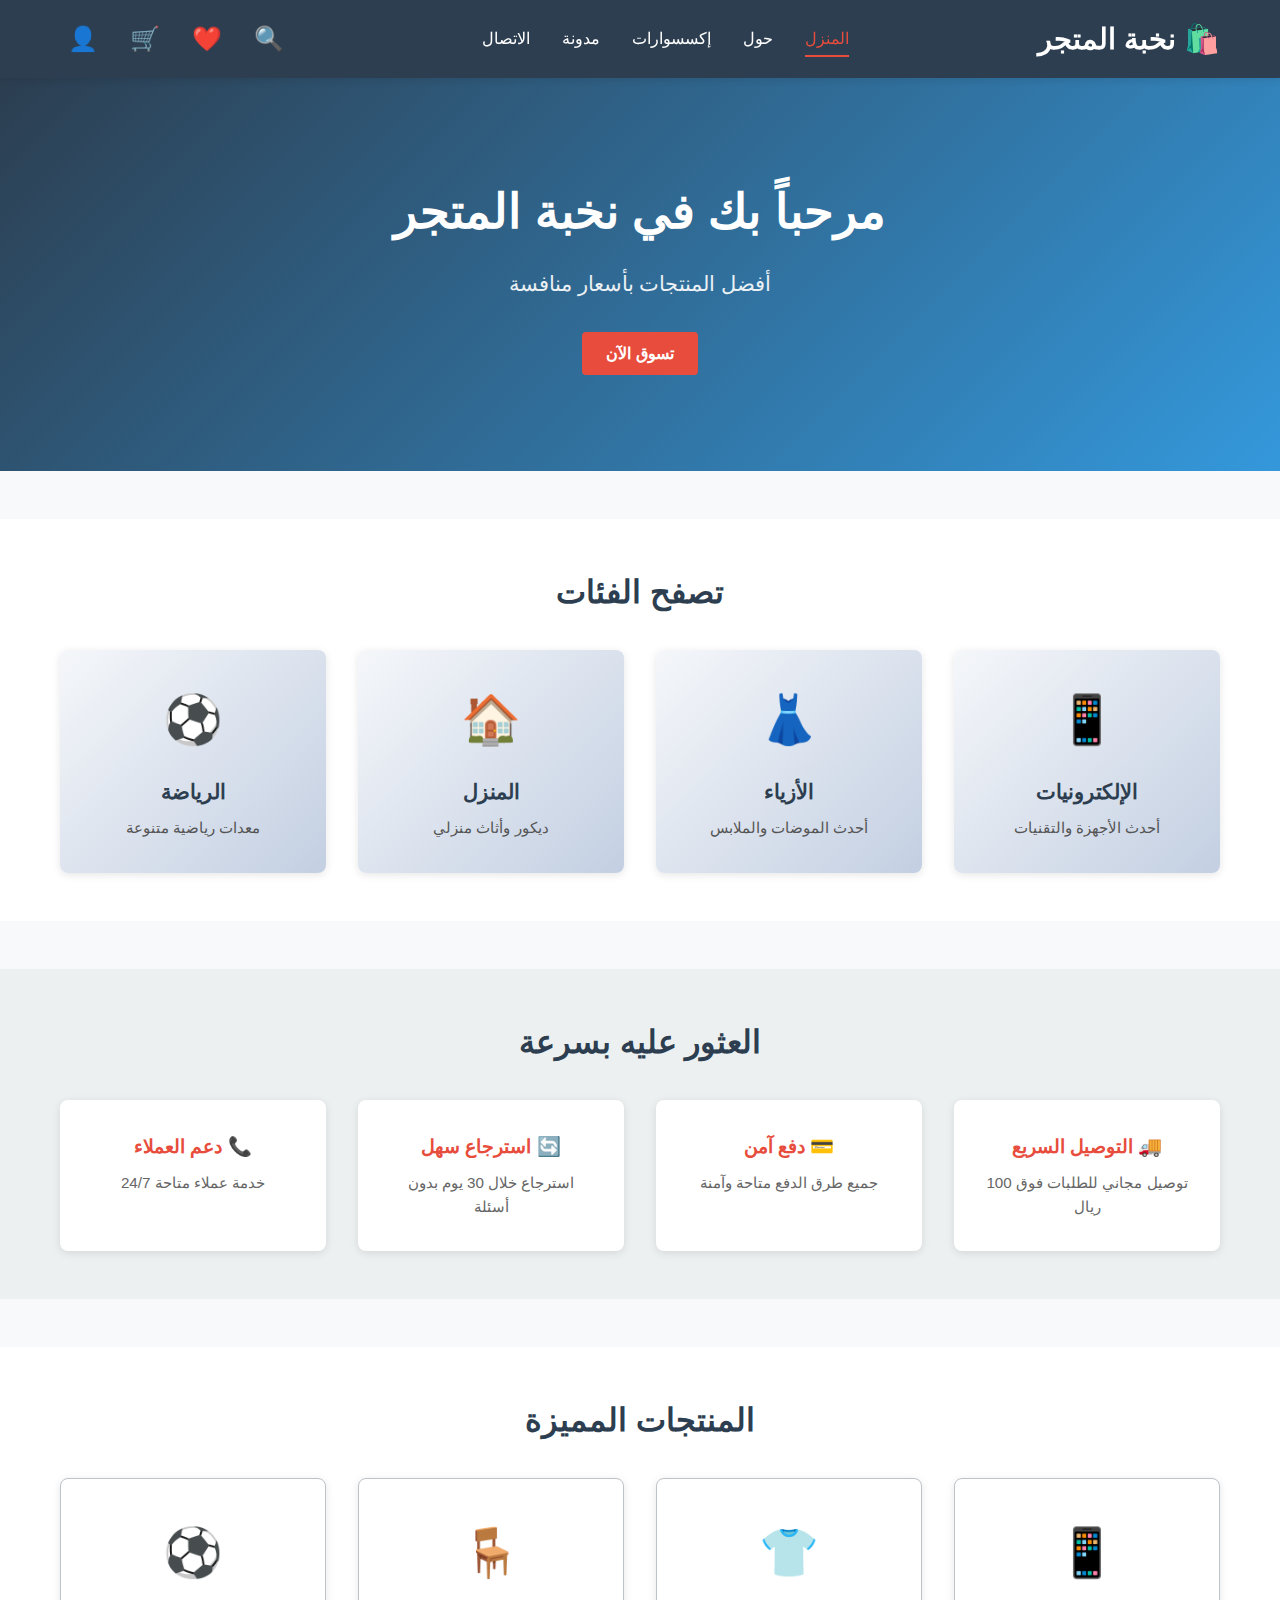
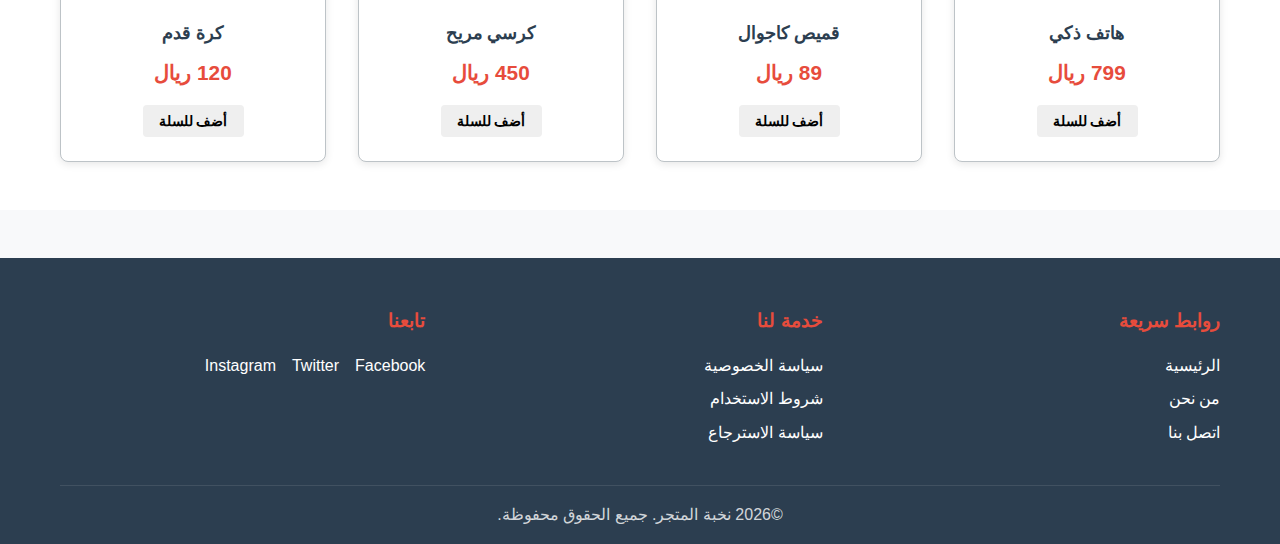
<file: index.html>
<!DOCTYPE html>
<html lang="ar" dir="rtl">
<head>
    <meta charset="UTF-8">
    <meta name="viewport" content="width=device-width, initial-scale=1.0">
    <title>نخبة المتجر - Elite Store</title>
    <link rel="stylesheet" href="styles.css">
</head>
<body>
    <!-- Navigation Bar -->
    <nav class="navbar">
        <div class="container">
            <div class="nav-wrapper">
                <div class="logo">
                    <h1>🛍️ نخبة المتجر</h1>
                </div>
                
                <ul class="nav-links">
                    <li><a href="index.html" class="active">المنزل</a></li>
                    <li><a href="about.html">حول</a></li>
                    <li><a href="accessories.html">إكسسوارات</a></li>
                    <li><a href="blog.html">مدونة</a></li>
                    <li><a href="contact.html">الاتصال</a></li>
                </ul>

                <div class="nav-icons">
                    <button class="icon-btn" id="searchBtn" title="بحث">🔍</button>
                    <button class="icon-btn" id="favBtn" title="المفضلة">❤️</button>
                    <button class="icon-btn" id="cartBtn" title="السلة">🛒</button>
                    <button class="icon-btn" id="loginBtn" title="تسجيل الدخول">👤</button>
                </div>

                <button class="menu-toggle" id="menuToggle">☰</button>
            </div>
        </div>
    </nav>

    <!-- Search Bar -->
    <div class="search-container" id="searchContainer" style="display: none;">
        <div class="container">
            <input type="text" id="searchInput" placeholder="ابحث عن المنتجات...">
            <button id="searchSubmit">بحث</button>
        </div>
    </div>

    <!-- Hero Section -->
    <section class="hero">
        <div class="hero-content">
            <h2>مرحباً بك في نخبة المتجر</h2>
            <p>أفضل المنتجات بأسعار منافسة</p>
            <button class="btn btn-primary" id="shopNowBtn">تسوق الآن</button>
        </div>
    </section>

    <!-- Categories Section -->
    <section class="categories">
        <div class="container">
            <h2>تصفح الفئات</h2>
            <div class="categories-grid">
                <div class="category-card" onclick="navigateToCategory('electronics')">
                    <div class="category-icon">📱</div>
                    <h3>الإلكترونيات</h3>
                    <p>أحدث الأجهزة والتقنيات</p>
                </div>
                <div class="category-card" onclick="navigateToCategory('fashion')">
                    <div class="category-icon">👗</div>
                    <h3>الأزياء</h3>
                    <p>أحدث الموضات والملابس</p>
                </div>
                <div class="category-card" onclick="navigateToCategory('home')">
                    <div class="category-icon">🏠</div>
                    <h3>المنزل</h3>
                    <p>ديكور وأثاث منزلي</p>
                </div>
                <div class="category-card" onclick="navigateToCategory('sports')">
                    <div class="category-icon">⚽</div>
                    <h3>الرياضة</h3>
                    <p>معدات رياضية متنوعة</p>
                </div>
            </div>
        </div>
    </section>

    <!-- Quick Links Section -->
    <section class="quick-links">
        <div class="container">
            <h2>العثور عليه بسرعة</h2>
            <div class="links-grid">
                <div class="link-card">
                    <h3>🚚 التوصيل السريع</h3>
                    <p>توصيل مجاني للطلبات فوق 100 ريال</p>
                </div>
                <div class="link-card">
                    <h3>💳 دفع آمن</h3>
                    <p>جميع طرق الدفع متاحة وآمنة</p>
                </div>
                <div class="link-card">
                    <h3>🔄 استرجاع سهل</h3>
                    <p>استرجاع خلال 30 يوم بدون أسئلة</p>
                </div>
                <div class="link-card">
                    <h3>📞 دعم العملاء</h3>
                    <p>خدمة عملاء متاحة 24/7</p>
                </div>
            </div>
        </div>
    </section>

    <!-- Featured Products -->
    <section class="featured-products">
        <div class="container">
            <h2>المنتجات المميزة</h2>
            <div class="products-grid">
                <div class="product-card">
                    <div class="product-image">📱</div>
                    <h3>هاتف ذكي</h3>
                    <p class="price">799 ريال</p>
                    <button class="btn btn-small" onclick="addToCart('هاتف ذكي', 799)">أضف للسلة</button>
                </div>
                <div class="product-card">
                    <div class="product-image">👕</div>
                    <h3>قميص كاجوال</h3>
                    <p class="price">89 ريال</p>
                    <button class="btn btn-small" onclick="addToCart('قميص كاجوال', 89)">أضف للسلة</button>
                </div>
                <div class="product-card">
                    <div class="product-image">🪑</div>
                    <h3>كرسي مريح</h3>
                    <p class="price">450 ريال</p>
                    <button class="btn btn-small" onclick="addToCart('كرسي مريح', 450)">أضف للسلة</button>
                </div>
                <div class="product-card">
                    <div class="product-image">⚽</div>
                    <h3>كرة قدم</h3>
                    <p class="price">120 ريال</p>
                    <button class="btn btn-small" onclick="addToCart('كرة قدم', 120)">أضف للسلة</button>
                </div>
            </div>
        </div>
    </section>

    <!-- Footer -->
    <footer class="footer">
        <div class="container">
            <div class="footer-content">
                <div class="footer-section">
                    <h3>روابط سريعة</h3>
                    <ul>
                        <li><a href="index.html">الرئيسية</a></li>
                        <li><a href="about.html">من نحن</a></li>
                        <li><a href="contact.html">اتصل بنا</a></li>
                    </ul>
                </div>
                <div class="footer-section">
                    <h3>خدمة لنا</h3>
                    <ul>
                        <li><a href="#">سياسة الخصوصية</a></li>
                        <li><a href="#">شروط الاستخدام</a></li>
                        <li><a href="#">سياسة الاسترجاع</a></li>
                    </ul>
                </div>
                <div class="footer-section">
                    <h3>تابعنا</h3>
                    <div class="social-links">
                        <a href="#">Facebook</a>
                        <a href="#">Twitter</a>
                        <a href="#">Instagram</a>
                    </div>
                </div>
            </div>
            <div class="footer-bottom">
                <p>&copy;2026 نخبة المتجر. جميع الحقوق محفوظة.</p>
            </div>
        </div>
    </footer>

    <!-- Modals -->
    <div class="modal" id="cartModal">
        <div class="modal-content">
            <span class="close" onclick="closeModal('cartModal')">&times;</span>
            <h2>السلة</h2>
            <div id="cartItems"></div>
            <div class="cart-total">
                <h3>الإجمالي: <span id="cartTotal">0</span> ريال</h3>
            </div>
            <button class="btn btn-primary" onclick="checkout()">الدفع</button>
        </div>
    </div>

    <div class="modal" id="favModal">
        <div class="modal-content">
            <span class="close" onclick="closeModal('favModal')">&times;</span>
            <h2>المفضلة</h2>
            <div id="favItems"></div>
        </div>
    </div>

    <div class="modal" id="loginModal">
        <div class="modal-content">
            <span class="close" onclick="closeModal('loginModal')">&times;</span>
            <h2>تسجيل الدخول / التسجيل</h2>
            <div class="auth-tabs">
                <button class="tab-btn active" onclick="switchTab('login')">تسجيل الدخول</button>
                <button class="tab-btn" onclick="switchTab('register')">تسجيل جديد</button>
            </div>
            <div id="loginTab" class="tab-content active">
                <input type="email" placeholder="البريد الإلكتروني">
                <input type="password" placeholder="كلمة المرور">
                <button class="btn btn-primary" onclick="login()">دخول</button>
            </div>
            <div id="registerTab" class="tab-content">
                <input type="text" placeholder="الاسم الكامل">
                <input type="email" placeholder="البريد الإلكتروني">
                <input type="password" placeholder="كلمة المرور">
                <button class="btn btn-primary" onclick="register()">تسجيل</button>
            </div>
        </div>
    </div>

    <script src="script.js"></script>
</body>
</html>
</file>
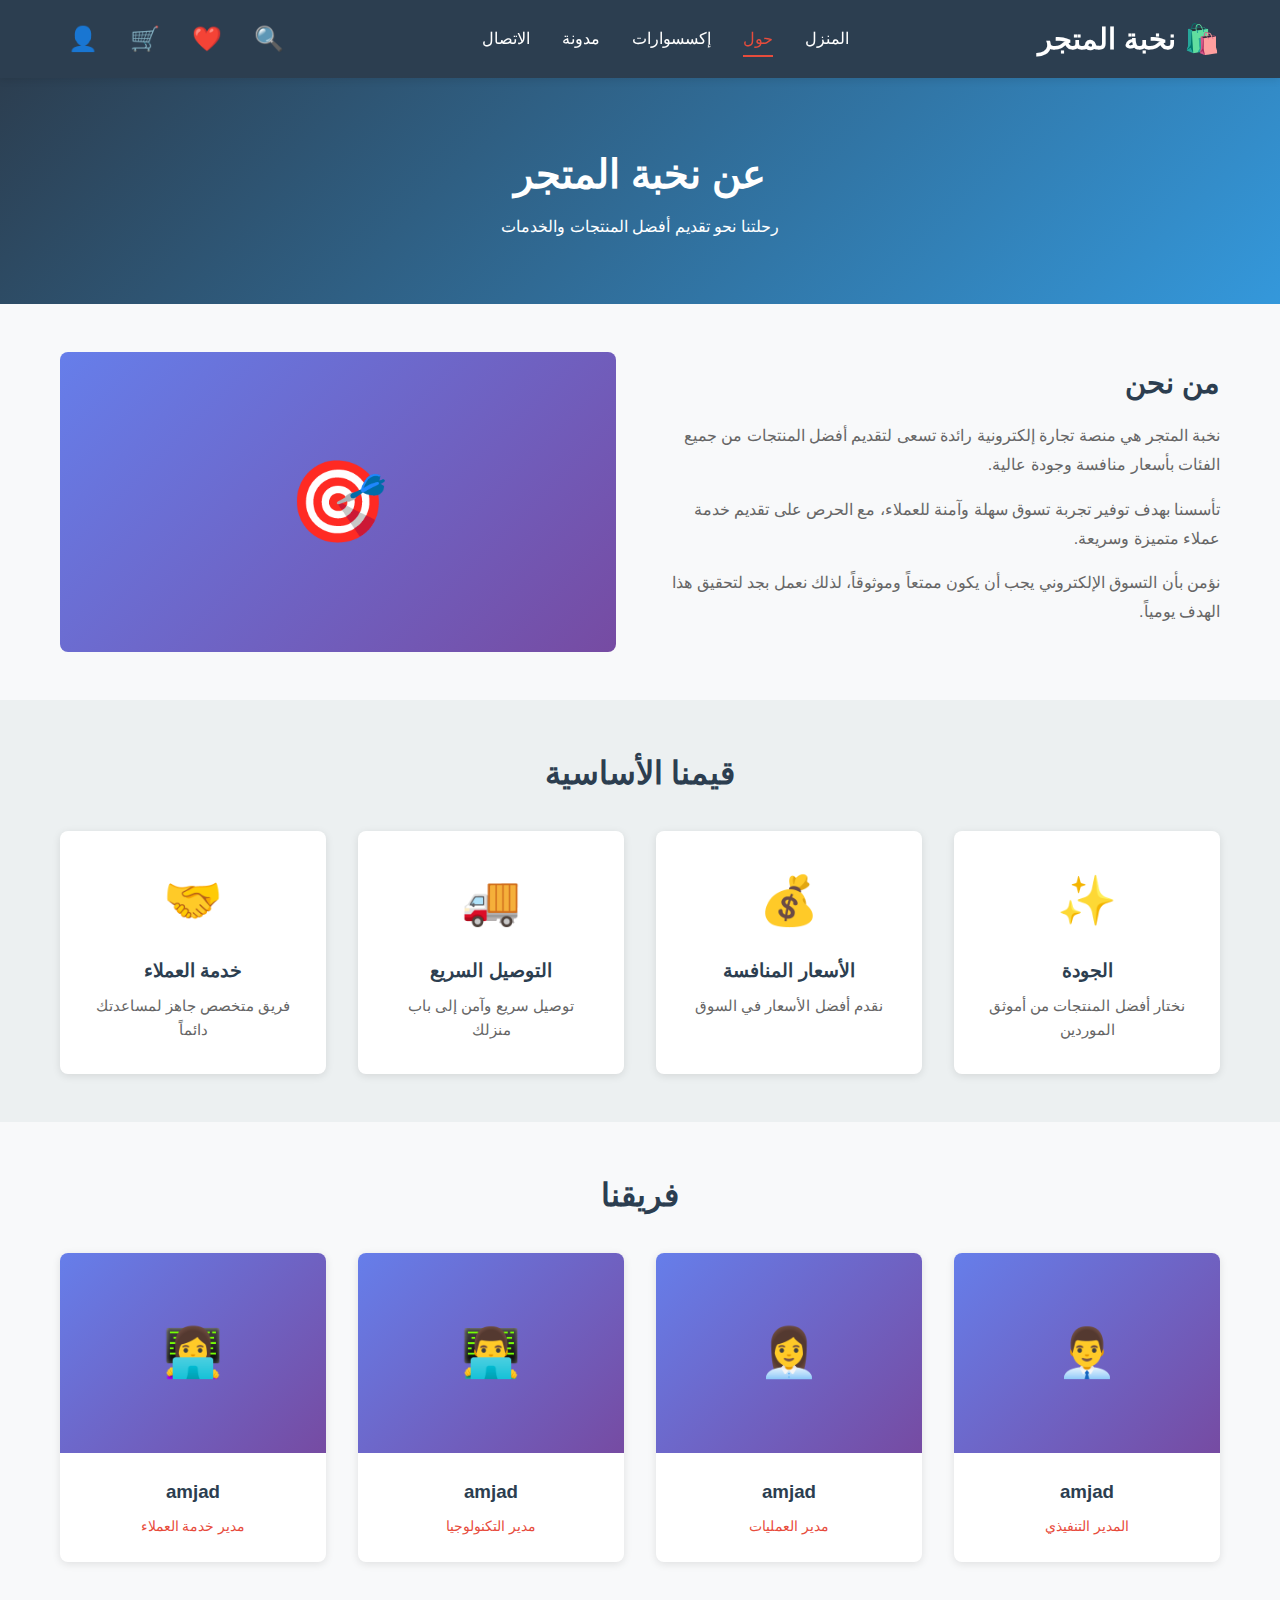
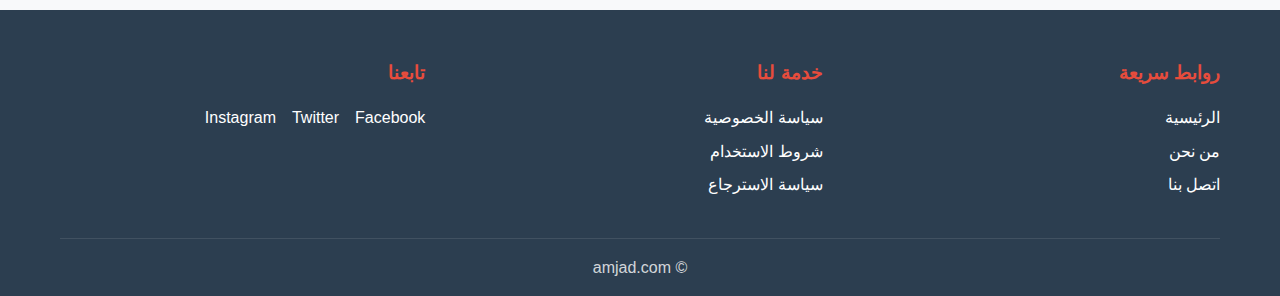
<file: about.html>
<!DOCTYPE html>
<html lang="ar" dir="rtl">
<head>
    <meta charset="UTF-8">
    <meta name="viewport" content="width=device-width, initial-scale=1.0">
    <title>حول - نخبة المتجر</title>
    <link rel="stylesheet" href="styles.css">
    <style>
        .about-header {
            background: linear-gradient(135deg, #2c3e50 0%, #3498db 100%);
            color: white;
            padding: 4rem 2rem;
            text-align: center;
            margin-bottom: 3rem;
        }

        .about-header h1 {
            font-size: 2.5rem;
            margin-bottom: 0.5rem;
        }

        .about-content {
            display: grid;
            grid-template-columns: 1fr 1fr;
            gap: 3rem;
            margin-bottom: 3rem;
            align-items: center;
        }

        .about-text h2 {
            color: #2c3e50;
            margin-bottom: 1rem;
            font-size: 1.8rem;
        }

        .about-text p {
            color: #666;
            line-height: 1.8;
            margin-bottom: 1rem;
        }

        .about-image {
            background: linear-gradient(135deg, #667eea 0%, #764ba2 100%);
            height: 300px;
            border-radius: 8px;
            display: flex;
            align-items: center;
            justify-content: center;
            font-size: 5rem;
        }

        .values-section {
            background: #ecf0f1;
            padding: 3rem 0;
            margin-bottom: 3rem;
        }

        .values-grid {
            display: grid;
            grid-template-columns: repeat(auto-fit, minmax(250px, 1fr));
            gap: 2rem;
        }

        .value-card {
            background: white;
            padding: 2rem;
            border-radius: 8px;
            text-align: center;
            box-shadow: 0 2px 8px rgba(0, 0, 0, 0.1);
        }

        .value-icon {
            font-size: 3rem;
            margin-bottom: 1rem;
        }

        .value-card h3 {
            color: #2c3e50;
            margin-bottom: 0.5rem;
        }

        .value-card p {
            color: #666;
            font-size: 0.95rem;
        }

        .team-section {
            margin-bottom: 3rem;
        }

        .team-section h2 {
            text-align: center;
            color: #2c3e50;
            margin-bottom: 2rem;
            font-size: 2rem;
        }

        .team-grid {
            display: grid;
            grid-template-columns: repeat(auto-fit, minmax(200px, 1fr));
            gap: 2rem;
        }

        .team-member {
            background: white;
            border-radius: 8px;
            overflow: hidden;
            text-align: center;
            box-shadow: 0 2px 8px rgba(0, 0, 0, 0.1);
            transition: all 0.3s ease;
        }

        .team-member:hover {
            transform: translateY(-5px);
            box-shadow: 0 4px 16px rgba(0, 0, 0, 0.15);
        }

        .team-member-image {
            background: linear-gradient(135deg, #667eea 0%, #764ba2 100%);
            height: 200px;
            display: flex;
            align-items: center;
            justify-content: center;
            font-size: 3rem;
        }

        .team-member-info {
            padding: 1.5rem;
        }

        .team-member-info h3 {
            color: #2c3e50;
            margin-bottom: 0.5rem;
        }

        .team-member-info p {
            color: #e74c3c;
            font-size: 0.9rem;
        }

        @media (max-width: 768px) {
            .about-content {
                grid-template-columns: 1fr;
            }
        }
    </style>
</head>
<body>
    <!-- Navigation Bar -->
    <nav class="navbar">
        <div class="container">
            <div class="nav-wrapper">
                <div class="logo">
                    <h1>🛍️ نخبة المتجر</h1>
                </div>
                
                <ul class="nav-links">
                    <li><a href="index.html">المنزل</a></li>
                    <li><a href="about.html" class="active">حول</a></li>
                    <li><a href="accessories.html">إكسسوارات</a></li>
                    <li><a href="blog.html">مدونة</a></li>
                    <li><a href="contact.html">الاتصال</a></li>
                </ul>

                <div class="nav-icons">
                    <button class="icon-btn" id="searchBtn" title="بحث">🔍</button>
                    <button class="icon-btn" id="favBtn" title="المفضلة">❤️</button>
                    <button class="icon-btn" id="cartBtn" title="السلة">🛒</button>
                    <button class="icon-btn" id="loginBtn" title="تسجيل الدخول">👤</button>
                </div>

                <button class="menu-toggle" id="menuToggle">☰</button>
            </div>
        </div>
    </nav>

    <!-- Search Bar -->
    <div class="search-container" id="searchContainer" style="display: none;">
        <div class="container">
            <input type="text" id="searchInput" placeholder="ابحث عن المنتجات...">
            <button id="searchSubmit">بحث</button>
        </div>
    </div>

    <!-- About Header -->
    <section class="about-header">
        <h1>عن نخبة المتجر</h1>
        <p>رحلتنا نحو تقديم أفضل المنتجات والخدمات</p>
    </section>

    <!-- About Content -->
    <section class="container">
        <div class="about-content">
            <div class="about-text">
                <h2>من نحن</h2>
                <p>
                    نخبة المتجر هي منصة تجارة إلكترونية رائدة تسعى لتقديم أفضل المنتجات من جميع الفئات بأسعار منافسة وجودة عالية.
                </p>
                <p>
                    تأسسنا بهدف توفير تجربة تسوق سهلة وآمنة للعملاء، مع الحرص على تقديم خدمة عملاء متميزة وسريعة.
                </p>
                <p>
                    نؤمن بأن التسوق الإلكتروني يجب أن يكون ممتعاً وموثوقاً، لذلك نعمل بجد لتحقيق هذا الهدف يومياً.
                </p>
            </div>
            <div class="about-image">🎯</div>
        </div>
    </section>

    <!-- Values Section -->
    <section class="values-section">
        <div class="container">
            <h2 style="text-align: center; margin-bottom: 2rem; color: #2c3e50; font-size: 2rem;">قيمنا الأساسية</h2>
            <div class="values-grid">
                <div class="value-card">
                    <div class="value-icon">✨</div>
                    <h3>الجودة</h3>
                    <p>نختار أفضل المنتجات من أموثق الموردين</p>
                </div>
                <div class="value-card">
                    <div class="value-icon">💰</div>
                    <h3>الأسعار المنافسة</h3>
                    <p>نقدم أفضل الأسعار في السوق</p>
                </div>
                <div class="value-card">
                    <div class="value-icon">🚚</div>
                    <h3>التوصيل السريع</h3>
                    <p>توصيل سريع وآمن إلى باب منزلك</p>
                </div>
                <div class="value-card">
                    <div class="value-icon">🤝</div>
                    <h3>خدمة العملاء</h3>
                    <p>فريق متخصص جاهز لمساعدتك دائماً</p>
                </div>
            </div>
        </div>
    </section>

    <!-- Team Section -->
    <section class="team-section">
        <div class="container">
            <h2>فريقنا</h2>
            <div class="team-grid">
                <div class="team-member">
                    <div class="team-member-image">👨‍💼</div>
                    <div class="team-member-info">
                        <h3>amjad</h3>
                        <p>المدير التنفيذي</p>
                    </div>
                </div>
                <div class="team-member">
                    <div class="team-member-image">👩‍💼</div>
                    <div class="team-member-info">
                        <h3>amjad</h3>
                        <p>مدير العمليات</p>
                    </div>
                </div>
                <div class="team-member">
                    <div class="team-member-image">👨‍💻</div>
                    <div class="team-member-info">
                        <h3>amjad</h3>
                        <p>مدير التكنولوجيا</p>
                    </div>
                </div>
                <div class="team-member">
                    <div class="team-member-image">👩‍💻</div>
                    <div class="team-member-info">
                        <h3>amjad</h3>
                        <p>مدير خدمة العملاء</p>
                    </div>
                </div>
            </div>
        </div>
    </section>

    <!-- Footer -->
    <footer class="footer">
        <div class="container">
            <div class="footer-content">
                <div class="footer-section">
                    <h3>روابط سريعة</h3>
                    <ul>
                        <li><a href="index.html">الرئيسية</a></li>
                        <li><a href="about.html">من نحن</a></li>
                        <li><a href="contact.html">اتصل بنا</a></li>
                    </ul>
                </div>
                <div class="footer-section">
                    <h3>خدمة لنا</h3>
                    <ul>
                        <li><a href="#">سياسة الخصوصية</a></li>
                        <li><a href="#">شروط الاستخدام</a></li>
                        <li><a href="#">سياسة الاسترجاع</a></li>
                    </ul>
                </div>
                <div class="footer-section">
                    <h3>تابعنا</h3>
                    <div class="social-links">
                        <a href="#">Facebook</a>
                        <a href="#">Twitter</a>
                        <a href="#">Instagram</a>
                    </div>
                </div>
            </div>
            <div class="footer-bottom">
                <p>&copy; amjad.com</p>
            </div>
        </div>
    </footer>

    <!-- Modals -->
    <div class="modal" id="cartModal">
        <div class="modal-content">
            <span class="close" onclick="closeModal('cartModal')">&times;</span>
            <h2>السلة</h2>
            <div id="cartItems"></div>
            <div class="cart-total">
                <h3>الإجمالي: <span id="cartTotal">0</span> ريال</h3>
            </div>
            <button class="btn btn-primary" onclick="checkout()">الدفع</button>
        </div>
    </div>

    <div class="modal" id="favModal">
        <div class="modal-content">
            <span class="close" onclick="closeModal('favModal')">&times;</span>
            <h2>المفضلة</h2>
            <div id="favItems"></div>
        </div>
    </div>

    <div class="modal" id="loginModal">
        <div class="modal-content">
            <span class="close" onclick="closeModal('loginModal')">&times;</span>
            <h2>تسجيل الدخول / التسجيل</h2>
            <div class="auth-tabs">
                <button class="tab-btn active" onclick="switchTab('login')">تسجيل الدخول</button>
                <button class="tab-btn" onclick="switchTab('register')">تسجيل جديد</button>
            </div>
            <div id="loginTab" class="tab-content active">
                <input type="email" placeholder="البريد الإلكتروني">
                <input type="password" placeholder="كلمة المرور">
                <button class="btn btn-primary" onclick="login()">دخول</button>
            </div>
            <div id="registerTab" class="tab-content">
                <input type="text" placeholder="الاسم الكامل">
                <input type="email" placeholder="البريد الإلكتروني">
                <input type="password" placeholder="كلمة المرور">
                <button class="btn btn-primary" onclick="register()">تسجيل</button>
            </div>
        </div>
    </div>

    <script src="script.js"></script>
</body>
</html>
</file>
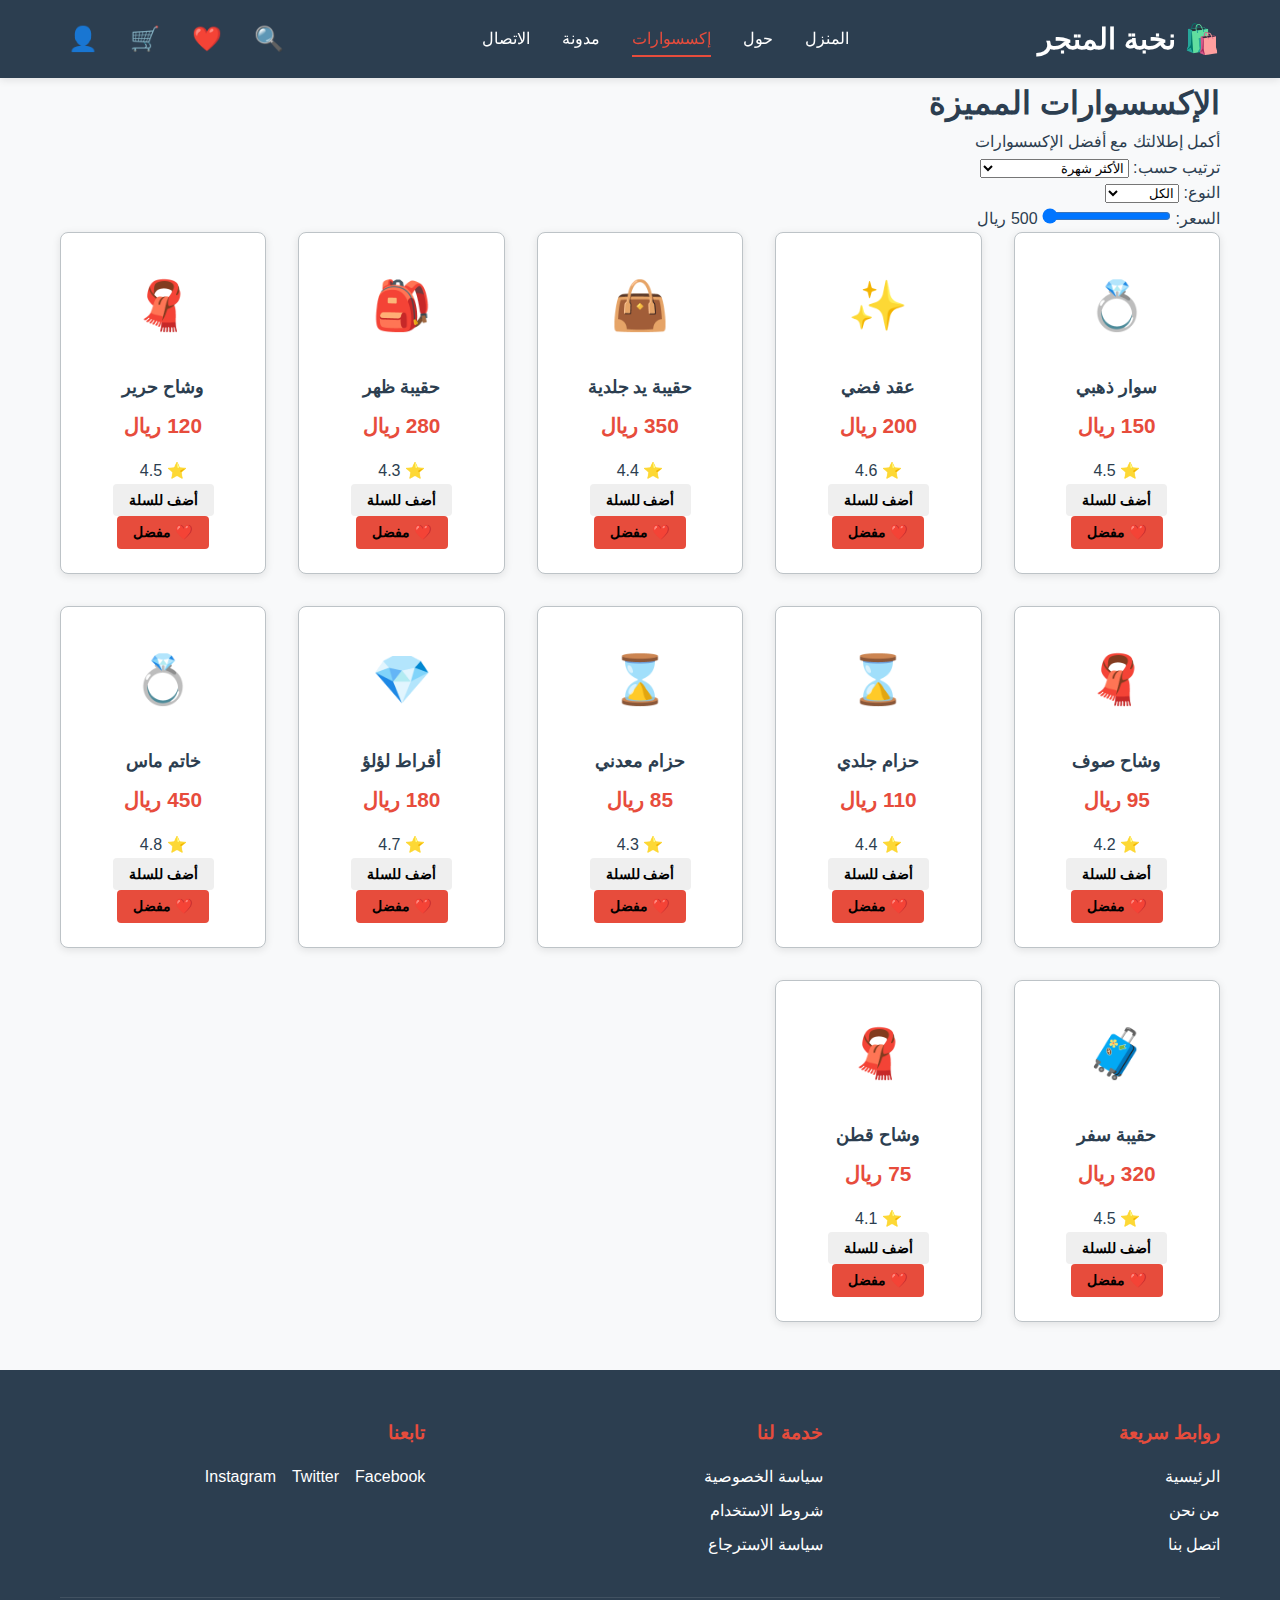
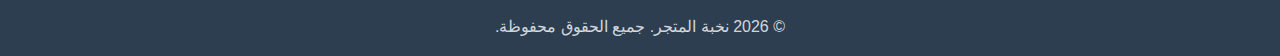
<file: accessories.html>
<!DOCTYPE html>
<html lang="ar" dir="rtl">
<head>
    <meta charset="UTF-8">
    <meta name="viewport" content="width=device-width, initial-scale=1.0">
    <title>الإكسسوارات - نخبة المتجر</title>
    <link rel="stylesheet" href="styles.css">
</head>
<body>
    <!-- Navigation Bar -->
    <nav class="navbar">
        <div class="container">
            <div class="nav-wrapper">
                <div class="logo">
                    <h1>🛍️ نخبة المتجر</h1>
                </div>
                
                <ul class="nav-links">
                    <li><a href="index.html">المنزل</a></li>
                    <li><a href="about.html">حول</a></li>
                    <li><a href="accessories.html" class="active">إكسسوارات</a></li>
                    <li><a href="blog.html">مدونة</a></li>
                    <li><a href="contact.html">الاتصال</a></li>
                </ul>

                <div class="nav-icons">
                    <button class="icon-btn" id="searchBtn" title="بحث">🔍</button>
                    <button class="icon-btn" id="favBtn" title="المفضلة">❤️</button>
                    <button class="icon-btn" id="cartBtn" title="السلة">🛒</button>
                    <button class="icon-btn" id="loginBtn" title="تسجيل الدخول">👤</button>
                </div>

                <button class="menu-toggle" id="menuToggle">☰</button>
            </div>
        </div>
    </nav>

    <!-- Search Bar -->
    <div class="search-container" id="searchContainer" style="display: none;">
        <div class="container">
            <input type="text" id="searchInput" placeholder="ابحث عن الإكسسوارات...">
            <button id="searchSubmit">بحث</button>
        </div>
    </div>

    <!-- Category Header -->
    <section class="category-header">
        <div class="container">
            <h1>الإكسسوارات المميزة</h1>
            <p>أكمل إطلالتك مع أفضل الإكسسوارات</p>
        </div>
    </section>

    <!-- Filters Section -->
    <section class="filters-section">
        <div class="container">
            <div class="filters">
                <div class="filter-group">
                    <label>ترتيب حسب:</label>
                    <select id="sortBy">
                        <option value="popular">الأكثر شهرة</option>
                        <option value="price-low">السعر: من الأقل للأعلى</option>
                        <option value="price-high">السعر: من الأعلى للأقل</option>
                        <option value="newest">الأحدث</option>
                    </select>
                </div>

                <div class="filter-group">
                    <label>النوع:</label>
                    <select id="typeFilter">
                        <option value="">الكل</option>
                        <option value="jewelry">مجوهرات</option>
                        <option value="bags">حقائب</option>
                        <option value="scarves">أوشحة</option>
                        <option value="belts">أحزمة</option>
                    </select>
                </div>

                <div class="filter-group">
                    <label>السعر:</label>
                    <input type="range" id="priceRange" min="0" max="500" value="500">
                    <span id="priceValue">500 ريال</span>
                </div>
            </div>
        </div>
    </section>

    <!-- Products Section -->
    <section class="products-section">
        <div class="container">
            <div class="products-grid" id="productsGrid">
                <!-- Products will be loaded here -->
            </div>
        </div>
    </section>

    <!-- Footer -->
    <footer class="footer">
        <div class="container">
            <div class="footer-content">
                <div class="footer-section">
                    <h3>روابط سريعة</h3>
                    <ul>
                        <li><a href="index.html">الرئيسية</a></li>
                        <li><a href="about.html">من نحن</a></li>
                        <li><a href="contact.html">اتصل بنا</a></li>
                    </ul>
                </div>
                <div class="footer-section">
                    <h3>خدمة لنا</h3>
                    <ul>
                        <li><a href="#">سياسة الخصوصية</a></li>
                        <li><a href="#">شروط الاستخدام</a></li>
                        <li><a href="#">سياسة الاسترجاع</a></li>
                    </ul>
                </div>
                <div class="footer-section">
                    <h3>تابعنا</h3>
                    <div class="social-links">
                        <a href="#">Facebook</a>
                        <a href="#">Twitter</a>
                        <a href="#">Instagram</a>
                    </div>
                </div>
            </div>
            <div class="footer-bottom">
                <p>&copy; 2026 نخبة المتجر. جميع الحقوق محفوظة.</p>
            </div>
        </div>
    </footer>

    <!-- Modals -->
    <div class="modal" id="cartModal">
        <div class="modal-content">
            <span class="close" onclick="closeModal('cartModal')">&times;</span>
            <h2>السلة</h2>
            <div id="cartItems"></div>
            <div class="cart-total">
                <h3>الإجمالي: <span id="cartTotal">0</span> ريال</h3>
            </div>
            <button class="btn btn-primary" onclick="checkout()">الدفع</button>
        </div>
    </div>

    <div class="modal" id="favModal">
        <div class="modal-content">
            <span class="close" onclick="closeModal('favModal')">&times;</span>
            <h2>المفضلة</h2>
            <div id="favItems"></div>
        </div>
    </div>

    <div class="modal" id="loginModal">
        <div class="modal-content">
            <span class="close" onclick="closeModal('loginModal')">&times;</span>
            <h2>تسجيل الدخول / التسجيل</h2>
            <div class="auth-tabs">
                <button class="tab-btn active" onclick="switchTab('login')">تسجيل الدخول</button>
                <button class="tab-btn" onclick="switchTab('register')">تسجيل جديد</button>
            </div>
            <div id="loginTab" class="tab-content active">
                <input type="email" placeholder="البريد الإلكتروني">
                <input type="password" placeholder="كلمة المرور">
                <button class="btn btn-primary" onclick="login()">دخول</button>
            </div>
            <div id="registerTab" class="tab-content">
                <input type="text" placeholder="الاسم الكامل">
                <input type="email" placeholder="البريد الإلكتروني">
                <input type="password" placeholder="كلمة المرور">
                <button class="btn btn-primary" onclick="register()">تسجيل</button>
            </div>
        </div>
    </div>

    <script src="script.js"></script>
    <script src="accessories.js"></script>
</body>
</html>
</file>
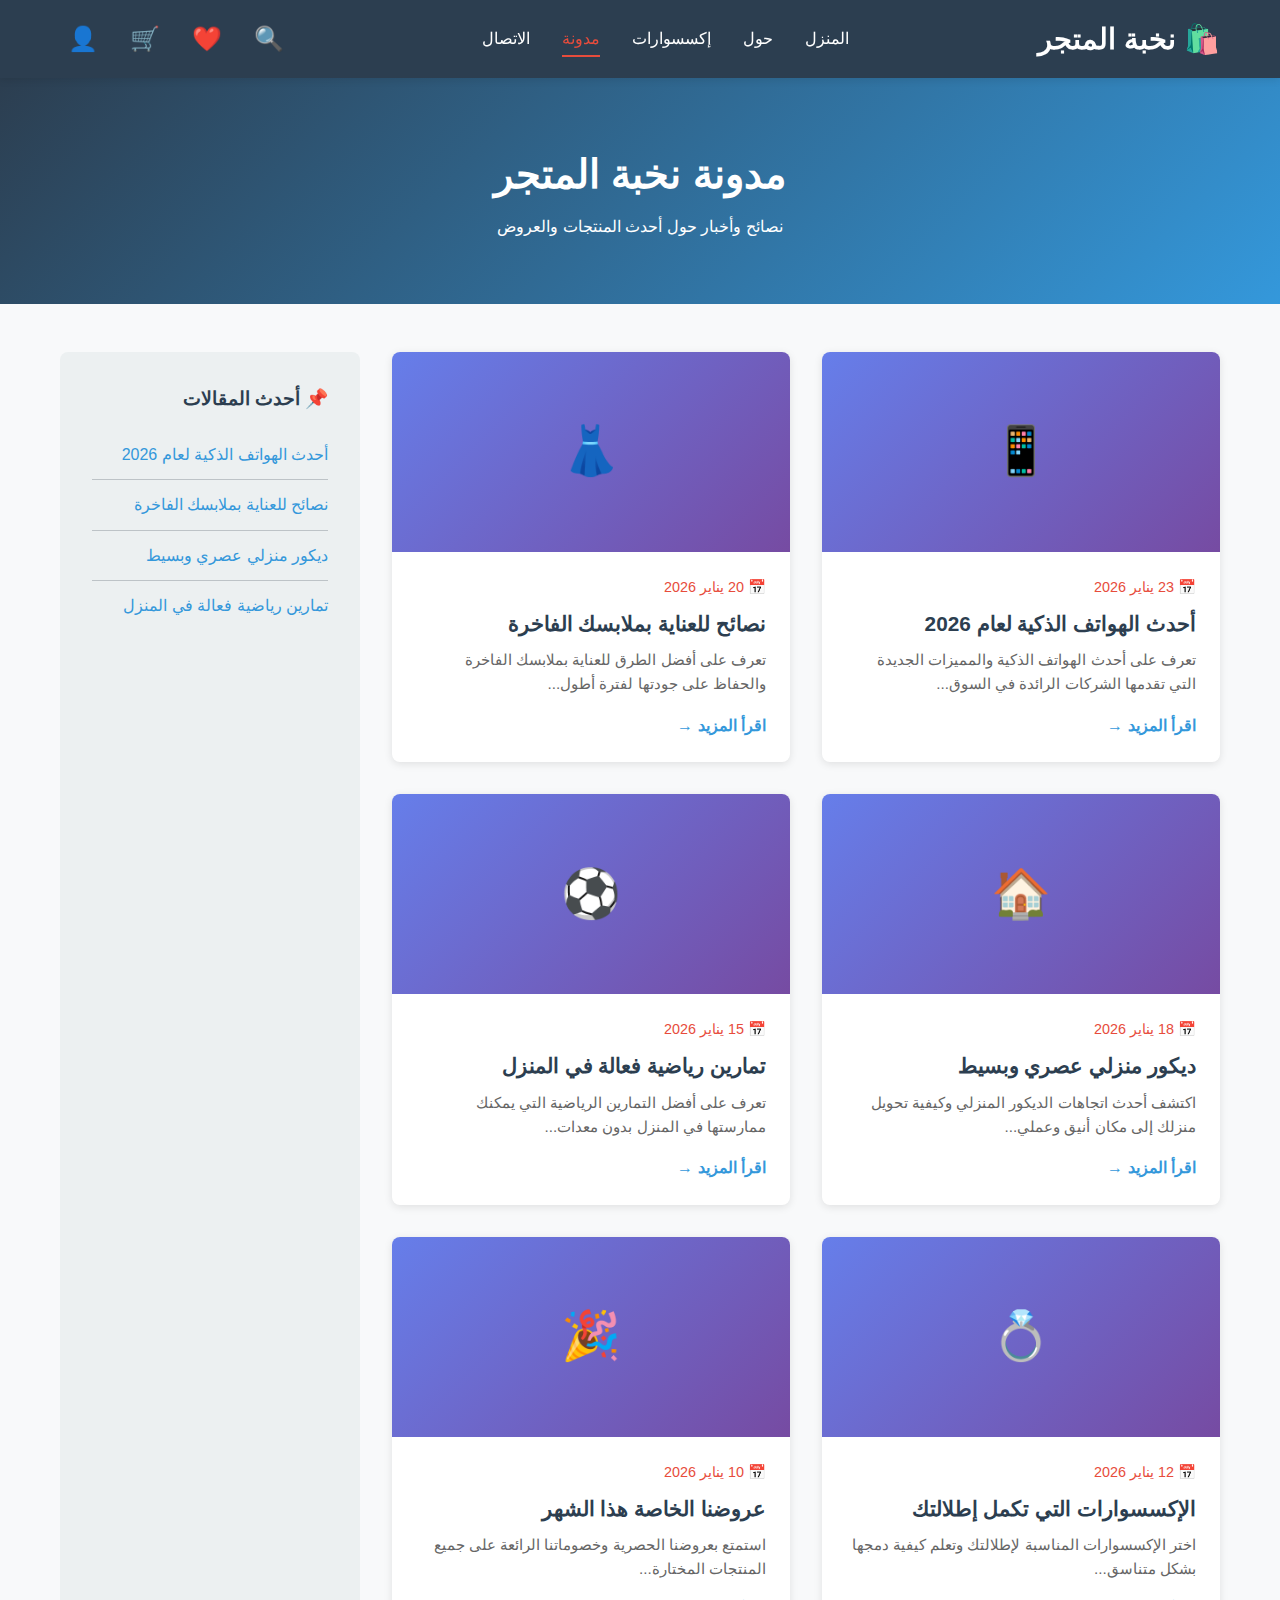
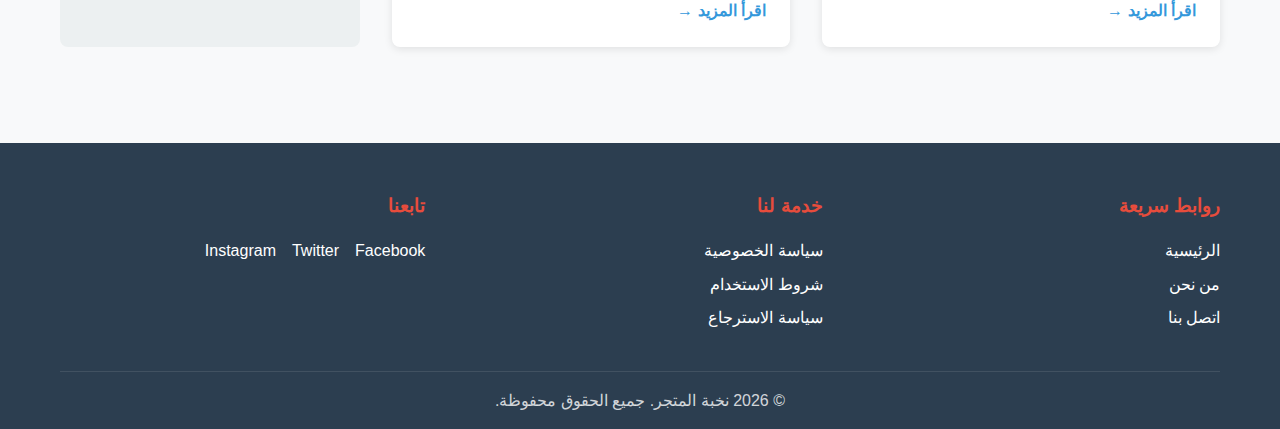
<file: blog.html>
<!DOCTYPE html>
<html lang="ar" dir="rtl">
<head>
    <meta charset="UTF-8">
    <meta name="viewport" content="width=device-width, initial-scale=1.0">
    <title>المدونة - نخبة المتجر</title>
    <link rel="stylesheet" href="styles.css">
    <style>
        .blog-header {
            background: linear-gradient(135deg, #2c3e50 0%, #3498db 100%);
            color: white;
            padding: 4rem 2rem;
            text-align: center;
            margin-bottom: 3rem;
        }

        .blog-header h1 {
            font-size: 2.5rem;
            margin-bottom: 0.5rem;
        }

        .blog-posts {
            display: grid;
            grid-template-columns: repeat(auto-fit, minmax(300px, 1fr));
            gap: 2rem;
            margin-bottom: 3rem;
        }

        .blog-card {
            background: white;
            border-radius: 8px;
            overflow: hidden;
            box-shadow: 0 2px 8px rgba(0, 0, 0, 0.1);
            transition: all 0.3s ease;
        }

        .blog-card:hover {
            transform: translateY(-5px);
            box-shadow: 0 4px 16px rgba(0, 0, 0, 0.15);
        }

        .blog-image {
            width: 100%;
            height: 200px;
            background: linear-gradient(135deg, #667eea 0%, #764ba2 100%);
            display: flex;
            align-items: center;
            justify-content: center;
            font-size: 3rem;
        }

        .blog-content {
            padding: 1.5rem;
        }

        .blog-date {
            color: #e74c3c;
            font-size: 0.9rem;
            margin-bottom: 0.5rem;
        }

        .blog-card h3 {
            font-size: 1.3rem;
            margin-bottom: 0.5rem;
            color: #2c3e50;
        }

        .blog-card p {
            color: #666;
            font-size: 0.95rem;
            margin-bottom: 1rem;
            line-height: 1.6;
        }

        .read-more {
            color: #3498db;
            text-decoration: none;
            font-weight: 600;
            transition: color 0.3s ease;
        }

        .read-more:hover {
            color: #e74c3c;
        }

        .blog-sidebar {
            background: #ecf0f1;
            padding: 2rem;
            border-radius: 8px;
            margin-bottom: 3rem;
        }

        .blog-sidebar h3 {
            color: #2c3e50;
            margin-bottom: 1rem;
        }

        .sidebar-item {
            padding: 0.75rem 0;
            border-bottom: 1px solid #bdc3c7;
        }

        .sidebar-item:last-child {
            border-bottom: none;
        }

        .sidebar-item a {
            color: #3498db;
            text-decoration: none;
            transition: color 0.3s ease;
        }

        .sidebar-item a:hover {
            color: #e74c3c;
        }
    </style>
</head>
<body>
    <!-- Navigation Bar -->
    <nav class="navbar">
        <div class="container">
            <div class="nav-wrapper">
                <div class="logo">
                    <h1>🛍️ نخبة المتجر</h1>
                </div>
                
                <ul class="nav-links">
                    <li><a href="index.html">المنزل</a></li>
                    <li><a href="about.html">حول</a></li>
                    <li><a href="accessories.html">إكسسوارات</a></li>
                    <li><a href="blog.html" class="active">مدونة</a></li>
                    <li><a href="contact.html">الاتصال</a></li>
                </ul>

                <div class="nav-icons">
                    <button class="icon-btn" id="searchBtn" title="بحث">🔍</button>
                    <button class="icon-btn" id="favBtn" title="المفضلة">❤️</button>
                    <button class="icon-btn" id="cartBtn" title="السلة">🛒</button>
                    <button class="icon-btn" id="loginBtn" title="تسجيل الدخول">👤</button>
                </div>

                <button class="menu-toggle" id="menuToggle">☰</button>
            </div>
        </div>
    </nav>

    <!-- Search Bar -->
    <div class="search-container" id="searchContainer" style="display: none;">
        <div class="container">
            <input type="text" id="searchInput" placeholder="ابحث عن المقالات...">
            <button id="searchSubmit">بحث</button>
        </div>
    </div>

    <!-- Blog Header -->
    <section class="blog-header">
        <h1>مدونة نخبة المتجر</h1>
        <p>نصائح وأخبار حول أحدث المنتجات والعروض</p>
    </section>

    <!-- Main Content -->
    <section class="container">
        <div style="display: grid; grid-template-columns: 1fr 300px; gap: 2rem; margin-bottom: 3rem;">
            <!-- Blog Posts -->
            <div>
                <div class="blog-posts" id="blogPosts">
                    <!-- Posts will be loaded here -->
                </div>
            </div>

            <!-- Sidebar -->
            <div class="blog-sidebar">
                <h3>📌 أحدث المقالات</h3>
                <div id="recentPosts"></div>
            </div>
        </div>
    </section>

    <!-- Footer -->
    <footer class="footer">
        <div class="container">
            <div class="footer-content">
                <div class="footer-section">
                    <h3>روابط سريعة</h3>
                    <ul>
                        <li><a href="index.html">الرئيسية</a></li>
                        <li><a href="about.html">من نحن</a></li>
                        <li><a href="contact.html">اتصل بنا</a></li>
                    </ul>
                </div>
                <div class="footer-section">
                    <h3>خدمة لنا</h3>
                    <ul>
                        <li><a href="#">سياسة الخصوصية</a></li>
                        <li><a href="#">شروط الاستخدام</a></li>
                        <li><a href="#">سياسة الاسترجاع</a></li>
                    </ul>
                </div>
                <div class="footer-section">
                    <h3>تابعنا</h3>
                    <div class="social-links">
                        <a href="#">Facebook</a>
                        <a href="#">Twitter</a>
                        <a href="#">Instagram</a>
                    </div>
                </div>
            </div>
            <div class="footer-bottom">
                <p>&copy; 2026 نخبة المتجر. جميع الحقوق محفوظة.</p>
            </div>
        </div>
    </footer>

    <!-- Modals -->
    <div class="modal" id="cartModal">
        <div class="modal-content">
            <span class="close" onclick="closeModal('cartModal')">&times;</span>
            <h2>السلة</h2>
            <div id="cartItems"></div>
            <div class="cart-total">
                <h3>الإجمالي: <span id="cartTotal">0</span> ريال</h3>
            </div>
            <button class="btn btn-primary" onclick="checkout()">الدفع</button>
        </div>
    </div>

    <div class="modal" id="favModal">
        <div class="modal-content">
            <span class="close" onclick="closeModal('favModal')">&times;</span>
            <h2>المفضلة</h2>
            <div id="favItems"></div>
        </div>
    </div>

    <div class="modal" id="loginModal">
        <div class="modal-content">
            <span class="close" onclick="closeModal('loginModal')">&times;</span>
            <h2>تسجيل الدخول / التسجيل</h2>
            <div class="auth-tabs">
                <button class="tab-btn active" onclick="switchTab('login')">تسجيل الدخول</button>
                <button class="tab-btn" onclick="switchTab('register')">تسجيل جديد</button>
            </div>
            <div id="loginTab" class="tab-content active">
                <input type="email" placeholder="البريد الإلكتروني">
                <input type="password" placeholder="كلمة المرور">
                <button class="btn btn-primary" onclick="login()">دخول</button>
            </div>
            <div id="registerTab" class="tab-content">
                <input type="text" placeholder="الاسم الكامل">
                <input type="email" placeholder="البريد الإلكتروني">
                <input type="password" placeholder="كلمة المرور">
                <button class="btn btn-primary" onclick="register()">تسجيل</button>
            </div>
        </div>
    </div>

    <script src="script.js"></script>
    <script src="blog.js"></script>
</body>
</html>
</file>
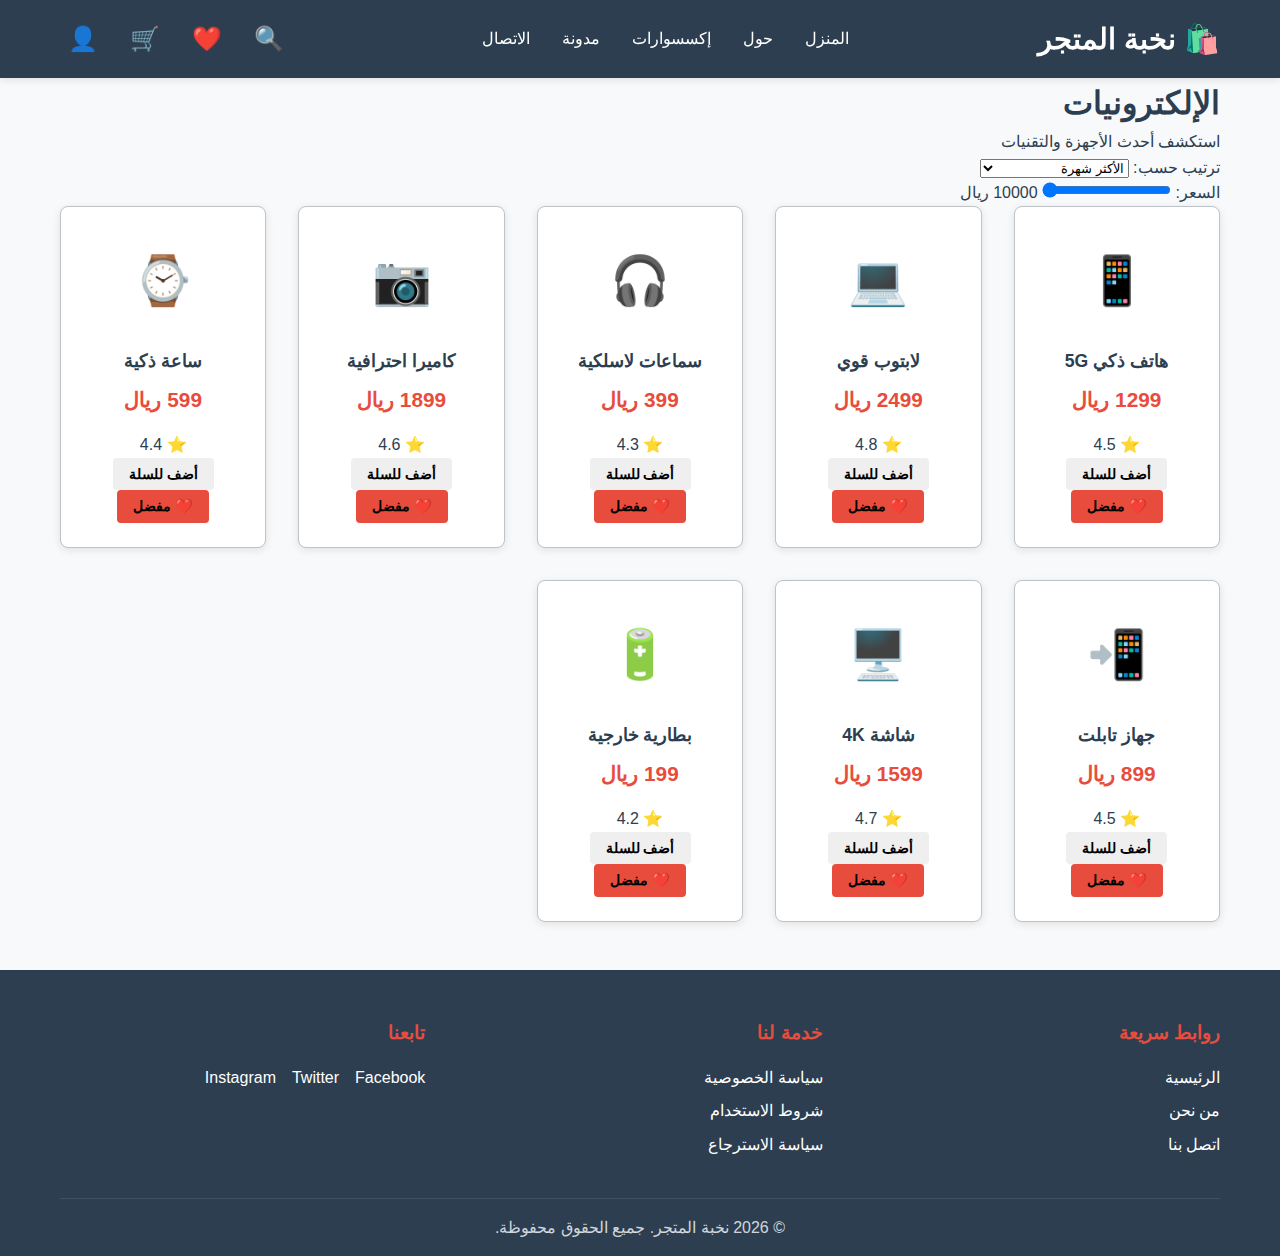
<file: category.html>
<!DOCTYPE html>
<html lang="ar" dir="rtl">
<head>
    <meta charset="UTF-8">
    <meta name="viewport" content="width=device-width, initial-scale=1.0">
    <title>الأقسام - نخبة المتجر</title>
    <link rel="stylesheet" href="styles.css">
</head>
<body>
    <!-- Navigation Bar -->
    <nav class="navbar">
        <div class="container">
            <div class="nav-wrapper">
                <div class="logo">
                    <h1>🛍️ نخبة المتجر</h1>
                </div>
                
                <ul class="nav-links">
                    <li><a href="index.html">المنزل</a></li>
                    <li><a href="about.html">حول</a></li>
                    <li><a href="accessories.html">إكسسوارات</a></li>
                    <li><a href="blog.html">مدونة</a></li>
                    <li><a href="contact.html">الاتصال</a></li>
                </ul>

                <div class="nav-icons">
                    <button class="icon-btn" id="searchBtn" title="بحث">🔍</button>
                    <button class="icon-btn" id="favBtn" title="المفضلة">❤️</button>
                    <button class="icon-btn" id="cartBtn" title="السلة">🛒</button>
                    <button class="icon-btn" id="loginBtn" title="تسجيل الدخول">👤</button>
                </div>

                <button class="menu-toggle" id="menuToggle">☰</button>
            </div>
        </div>
    </nav>

    <!-- Search Bar -->
    <div class="search-container" id="searchContainer" style="display: none;">
        <div class="container">
            <input type="text" id="searchInput" placeholder="ابحث عن المنتجات...">
            <button id="searchSubmit">بحث</button>
        </div>
    </div>

    <!-- Category Header -->
    <section class="category-header">
        <div class="container">
            <h1 id="categoryTitle">الإلكترونيات</h1>
            <p id="categoryDesc">استكشف أحدث الأجهزة والتقنيات</p>
        </div>
    </section>

    <!-- Filters Section -->
    <section class="filters-section">
        <div class="container">
            <div class="filters">
                <div class="filter-group">
                    <label>ترتيب حسب:</label>
                    <select id="sortBy">
                        <option value="popular">الأكثر شهرة</option>
                        <option value="price-low">السعر: من الأقل للأعلى</option>
                        <option value="price-high">السعر: من الأعلى للأقل</option>
                        <option value="newest">الأحدث</option>
                    </select>
                </div>

                <div class="filter-group">
                    <label>السعر:</label>
                    <input type="range" id="priceRange" min="0" max="10000" value="10000">
                    <span id="priceValue">10000 ريال</span>
                </div>
            </div>
        </div>
    </section>

    <!-- Products Section -->
    <section class="products-section">
        <div class="container">
            <div class="products-grid" id="productsGrid">
                <!-- Products will be loaded here -->
            </div>
        </div>
    </section>

    <!-- Footer -->
    <footer class="footer">
        <div class="container">
            <div class="footer-content">
                <div class="footer-section">
                    <h3>روابط سريعة</h3>
                    <ul>
                        <li><a href="index.html">الرئيسية</a></li>
                        <li><a href="about.html">من نحن</a></li>
                        <li><a href="contact.html">اتصل بنا</a></li>
                    </ul>
                </div>
                <div class="footer-section">
                    <h3>خدمة لنا</h3>
                    <ul>
                        <li><a href="#">سياسة الخصوصية</a></li>
                        <li><a href="#">شروط الاستخدام</a></li>
                        <li><a href="#">سياسة الاسترجاع</a></li>
                    </ul>
                </div>
                <div class="footer-section">
                    <h3>تابعنا</h3>
                    <div class="social-links">
                        <a href="#">Facebook</a>
                        <a href="#">Twitter</a>
                        <a href="#">Instagram</a>
                    </div>
                </div>
            </div>
            <div class="footer-bottom">
                <p>&copy; 2026 نخبة المتجر. جميع الحقوق محفوظة.</p>
            </div>
        </div>
    </footer>

    <!-- Modals -->
    <div class="modal" id="cartModal">
        <div class="modal-content">
            <span class="close" onclick="closeModal('cartModal')">&times;</span>
            <h2>السلة</h2>
            <div id="cartItems"></div>
            <div class="cart-total">
                <h3>الإجمالي: <span id="cartTotal">0</span> ريال</h3>
            </div>
            <button class="btn btn-primary" onclick="checkout()">الدفع</button>
        </div>
    </div>

    <div class="modal" id="favModal">
        <div class="modal-content">
            <span class="close" onclick="closeModal('favModal')">&times;</span>
            <h2>المفضلة</h2>
            <div id="favItems"></div>
        </div>
    </div>

    <div class="modal" id="loginModal">
        <div class="modal-content">
            <span class="close" onclick="closeModal('loginModal')">&times;</span>
            <h2>تسجيل الدخول / التسجيل</h2>
            <div class="auth-tabs">
                <button class="tab-btn active" onclick="switchTab('login')">تسجيل الدخول</button>
                <button class="tab-btn" onclick="switchTab('register')">تسجيل جديد</button>
            </div>
            <div id="loginTab" class="tab-content active">
                <input type="email" placeholder="البريد الإلكتروني">
                <input type="password" placeholder="كلمة المرور">
                <button class="btn btn-primary" onclick="login()">دخول</button>
            </div>
            <div id="registerTab" class="tab-content">
                <input type="text" placeholder="الاسم الكامل">
                <input type="email" placeholder="البريد الإلكتروني">
                <input type="password" placeholder="كلمة المرور">
                <button class="btn btn-primary" onclick="register()">تسجيل</button>
            </div>
        </div>
    </div>

    <script src="script.js"></script>
    <script src="category.js"></script>
</body>
</html>
</file>
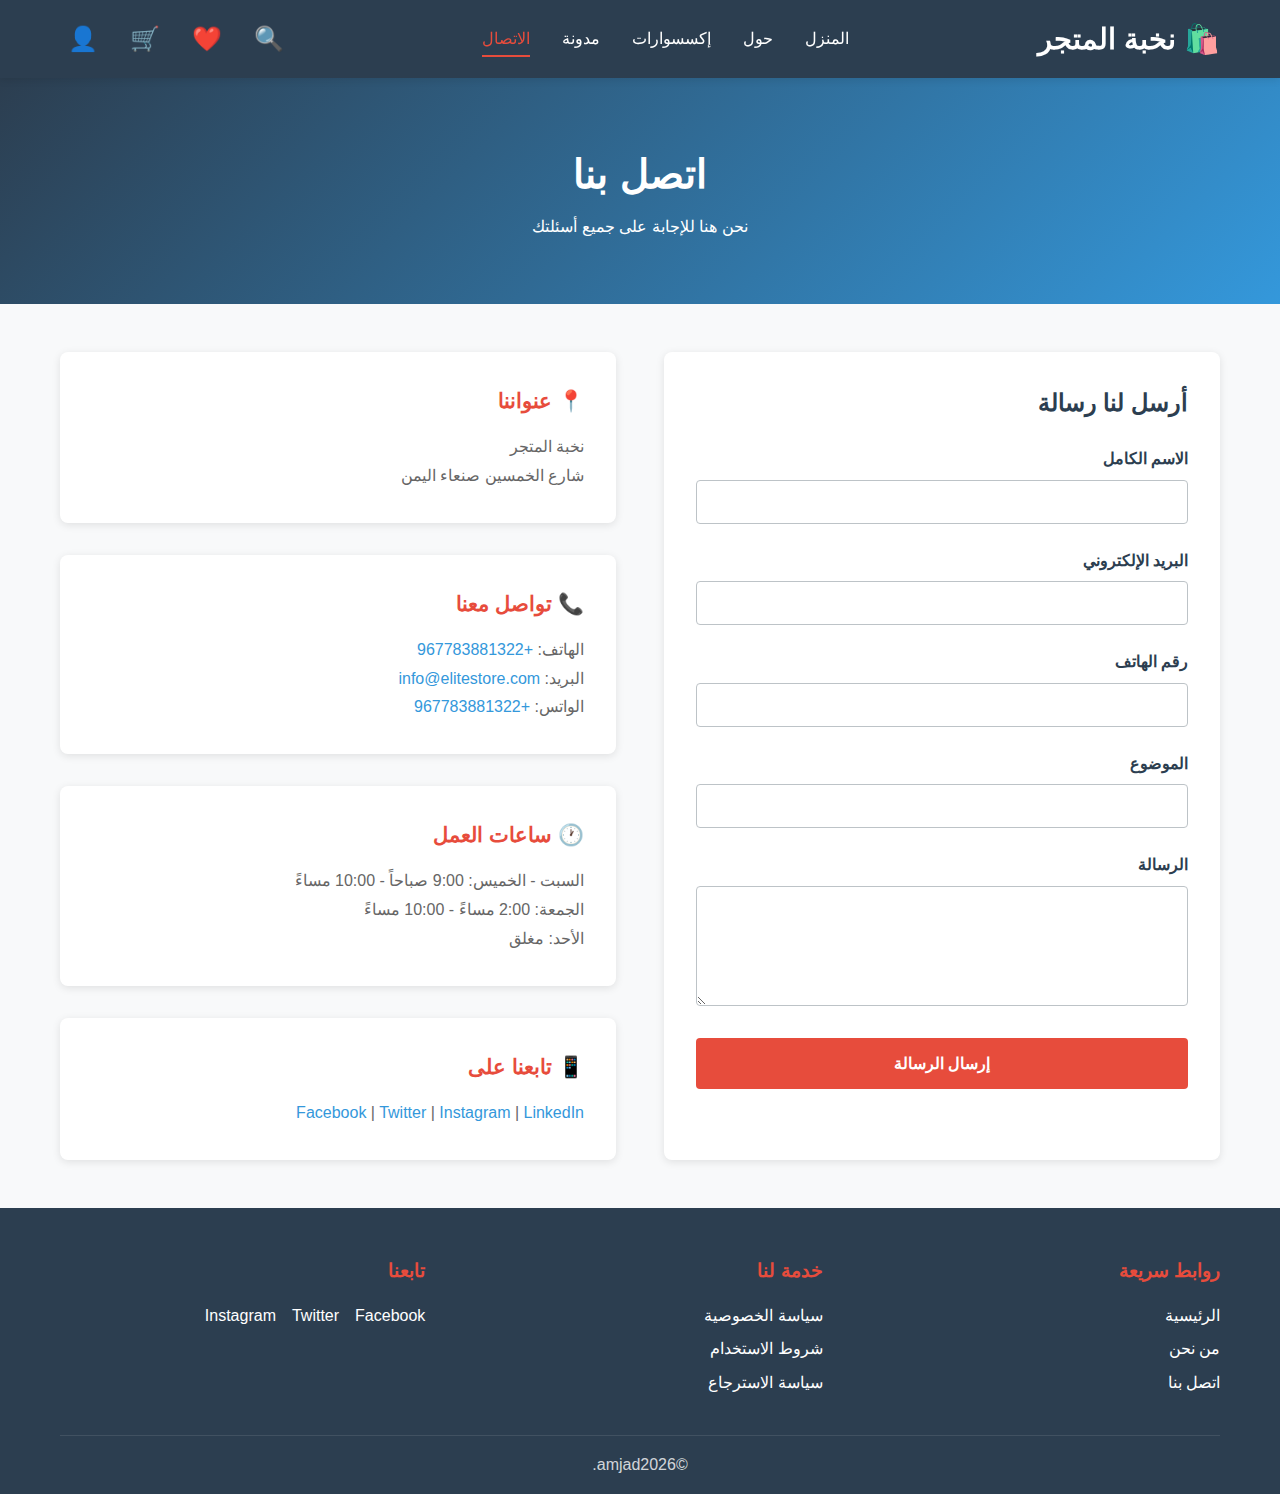
<file: contact.html>
<!DOCTYPE html>
<html lang="ar" dir="rtl">
<head>
    <meta charset="UTF-8">
    <meta name="viewport" content="width=device-width, initial-scale=1.0">
    <title>الاتصال - نخبة المتجر</title>
    <link rel="stylesheet" href="styles.css">
    <style>
        .contact-header {
            background: linear-gradient(135deg, #2c3e50 0%, #3498db 100%);
            color: white;
            padding: 4rem 2rem;
            text-align: center;
            margin-bottom: 3rem;
        }

        .contact-header h1 {
            font-size: 2.5rem;
            margin-bottom: 0.5rem;
        }

        .contact-container {
            display: grid;
            grid-template-columns: 1fr 1fr;
            gap: 3rem;
            margin-bottom: 3rem;
        }

        .contact-form {
            background: white;
            padding: 2rem;
            border-radius: 8px;
            box-shadow: 0 2px 8px rgba(0, 0, 0, 0.1);
        }

        .contact-form h2 {
            color: #2c3e50;
            margin-bottom: 1.5rem;
        }

        .form-group {
            margin-bottom: 1.5rem;
        }

        .form-group label {
            display: block;
            margin-bottom: 0.5rem;
            color: #2c3e50;
            font-weight: 600;
        }

        .form-group input,
        .form-group textarea {
            width: 100%;
            padding: 0.75rem;
            border: 1px solid #bdc3c7;
            border-radius: 4px;
            font-size: 1rem;
            font-family: inherit;
        }

        .form-group textarea {
            resize: vertical;
            min-height: 120px;
        }

        .form-group input:focus,
        .form-group textarea:focus {
            outline: none;
            border-color: #3498db;
            box-shadow: 0 0 0 3px rgba(52, 152, 219, 0.1);
        }

        .submit-btn {
            width: 100%;
            padding: 1rem;
            background-color: #e74c3c;
            color: white;
            border: none;
            border-radius: 4px;
            font-size: 1rem;
            font-weight: 600;
            cursor: pointer;
            transition: background-color 0.3s ease;
        }

        .submit-btn:hover {
            background-color: #c0392b;
        }

        .contact-info {
            display: flex;
            flex-direction: column;
            gap: 2rem;
        }

        .info-card {
            background: white;
            padding: 2rem;
            border-radius: 8px;
            box-shadow: 0 2px 8px rgba(0, 0, 0, 0.1);
        }

        .info-card h3 {
            color: #e74c3c;
            margin-bottom: 1rem;
            font-size: 1.3rem;
        }

        .info-card p {
            color: #666;
            line-height: 1.8;
        }

        .info-card a {
            color: #3498db;
            text-decoration: none;
            transition: color 0.3s ease;
        }

        .info-card a:hover {
            color: #e74c3c;
        }

        @media (max-width: 768px) {
            .contact-container {
                grid-template-columns: 1fr;
            }
        }
    </style>
</head>
<body>
    <!-- Navigation Bar -->
    <nav class="navbar">
        <div class="container">
            <div class="nav-wrapper">
                <div class="logo">
                    <h1>🛍️ نخبة المتجر</h1>
                </div>
                
                <ul class="nav-links">
                    <li><a href="index.html">المنزل</a></li>
                    <li><a href="about.html">حول</a></li>
                    <li><a href="accessories.html">إكسسوارات</a></li>
                    <li><a href="blog.html">مدونة</a></li>
                    <li><a href="contact.html" class="active">الاتصال</a></li>
                </ul>

                <div class="nav-icons">
                    <button class="icon-btn" id="searchBtn" title="بحث">🔍</button>
                    <button class="icon-btn" id="favBtn" title="المفضلة">❤️</button>
                    <button class="icon-btn" id="cartBtn" title="السلة">🛒</button>
                    <button class="icon-btn" id="loginBtn" title="تسجيل الدخول">👤</button>
                </div>

                <button class="menu-toggle" id="menuToggle">☰</button>
            </div>
        </div>
    </nav>

    <!-- Search Bar -->
    <div class="search-container" id="searchContainer" style="display: none;">
        <div class="container">
            <input type="text" id="searchInput" placeholder="ابحث عن المنتجات...">
            <button id="searchSubmit">بحث</button>
        </div>
    </div>

    <!-- Contact Header -->
    <section class="contact-header">
        <h1>اتصل بنا</h1>
        <p>نحن هنا للإجابة على جميع أسئلتك</p>
    </section>

    <!-- Contact Content -->
    <section class="container">
        <div class="contact-container">
            <!-- Contact Form -->
            <div class="contact-form">
                <h2>أرسل لنا رسالة</h2>
                <form id="contactForm">
                    <div class="form-group">
                        <label for="name">الاسم الكامل</label>
                        <input type="text" id="name" name="name" required>
                    </div>

                    <div class="form-group">
                        <label for="email">البريد الإلكتروني</label>
                        <input type="email" id="email" name="email" required>
                    </div>

                    <div class="form-group">
                        <label for="phone">رقم الهاتف</label>
                        <input type="tel" id="phone" name="phone">
                    </div>

                    <div class="form-group">
                        <label for="subject">الموضوع</label>
                        <input type="text" id="subject" name="subject" required>
                    </div>

                    <div class="form-group">
                        <label for="message">الرسالة</label>
                        <textarea id="message" name="message" required></textarea>
                    </div>

                    <button type="submit" class="submit-btn">إرسال الرسالة</button>
                </form>
            </div>

            <!-- Contact Info -->
            <div class="contact-info">
                <div class="info-card">
                    <h3>📍 عنواننا</h3>
                    <p>
                        نخبة المتجر<br>
                        شارع الخمسين صنعاء
                        اليمن<br>
                   
                    </p>
                </div>

                <div class="info-card">
                    <h3>📞 تواصل معنا</h3>
                    <p>
                        الهاتف: <a href="tel:+967783881322">+967783881322   </a><br>
                        البريد: <a href="mailto:info@elitestore.com">info@elitestore.com</a><br>
                        الواتس: <a href="https://wa.me/967783881322">+967783881322   </a>
                    </p>
                </div>

                <div class="info-card">
                    <h3>🕐 ساعات العمل</h3>
                    <p>
                        السبت - الخميس: 9:00 صباحاً - 10:00 مساءً<br>
                        الجمعة: 2:00 مساءً - 10:00 مساءً<br>
                        الأحد: مغلق
                    </p>
                </div>

                <div class="info-card">
                    <h3>📱 تابعنا على</h3>
                    <p>
                        <a href="#">Facebook</a> | 
                        <a href="#">Twitter</a> | 
                        <a href="#">Instagram</a> | 
                        <a href="#">LinkedIn</a>
                    </p>
                </div>
            </div>
        </div>
    </section>

    <!-- Footer -->
    <footer class="footer">
        <div class="container">
            <div class="footer-content">
                <div class="footer-section">
                    <h3>روابط سريعة</h3>
                    <ul>
                        <li><a href="index.html">الرئيسية</a></li>
                        <li><a href="about.html">من نحن</a></li>
                        <li><a href="contact.html">اتصل بنا</a></li>
                    </ul>
                </div>
                <div class="footer-section">
                    <h3>خدمة لنا</h3>
                    <ul>
                        <li><a href="#">سياسة الخصوصية</a></li>
                        <li><a href="#">شروط الاستخدام</a></li>
                        <li><a href="#">سياسة الاسترجاع</a></li>
                    </ul>
                </div>
                <div class="footer-section">
                    <h3>تابعنا</h3>
                    <div class="social-links">
                        <a href="#">Facebook</a>
                        <a href="#">Twitter</a>
                        <a href="#">Instagram</a>
                    </div>
                </div>
            </div>
            <div class="footer-bottom">
                <p>&copy;amjad2026.</p>
            </div>
        </div>
    </footer>

    <!-- Modals -->
    <div class="modal" id="cartModal">
        <div class="modal-content">
            <span class="close" onclick="closeModal('cartModal')">&times;</span>
            <h2>السلة</h2>
            <div id="cartItems"></div>
            <div class="cart-total">
                <h3>الإجمالي: <span id="cartTotal">0</span> ريال</h3>
            </div>
            <button class="btn btn-primary" onclick="checkout()">الدفع</button>
        </div>
    </div>

    <div class="modal" id="favModal">
        <div class="modal-content">
            <span class="close" onclick="closeModal('favModal')">&times;</span>
            <h2>المفضلة</h2>
            <div id="favItems"></div>
        </div>
    </div>

    <div class="modal" id="loginModal">
        <div class="modal-content">
            <span class="close" onclick="closeModal('loginModal')">&times;</span>
            <h2>تسجيل الدخول / التسجيل</h2>
            <div class="auth-tabs">
                <button class="tab-btn active" onclick="switchTab('login')">تسجيل الدخول</button>
                <button class="tab-btn" onclick="switchTab('register')">تسجيل جديد</button>
            </div>
            <div id="loginTab" class="tab-content active">
                <input type="email" placeholder="البريد الإلكتروني">
                <input type="password" placeholder="كلمة المرور">
                <button class="btn btn-primary" onclick="login()">دخول</button>
            </div>
            <div id="registerTab" class="tab-content">
                <input type="text" placeholder="الاسم الكامل">
                <input type="email" placeholder="البريد الإلكتروني">
                <input type="password" placeholder="كلمة المرور">
                <button class="btn btn-primary" onclick="register()">تسجيل</button>
            </div>
        </div>
    </div>

    <script src="script.js"></script>
    <script src="contact.js"></script>
</body>
</html>
</file>
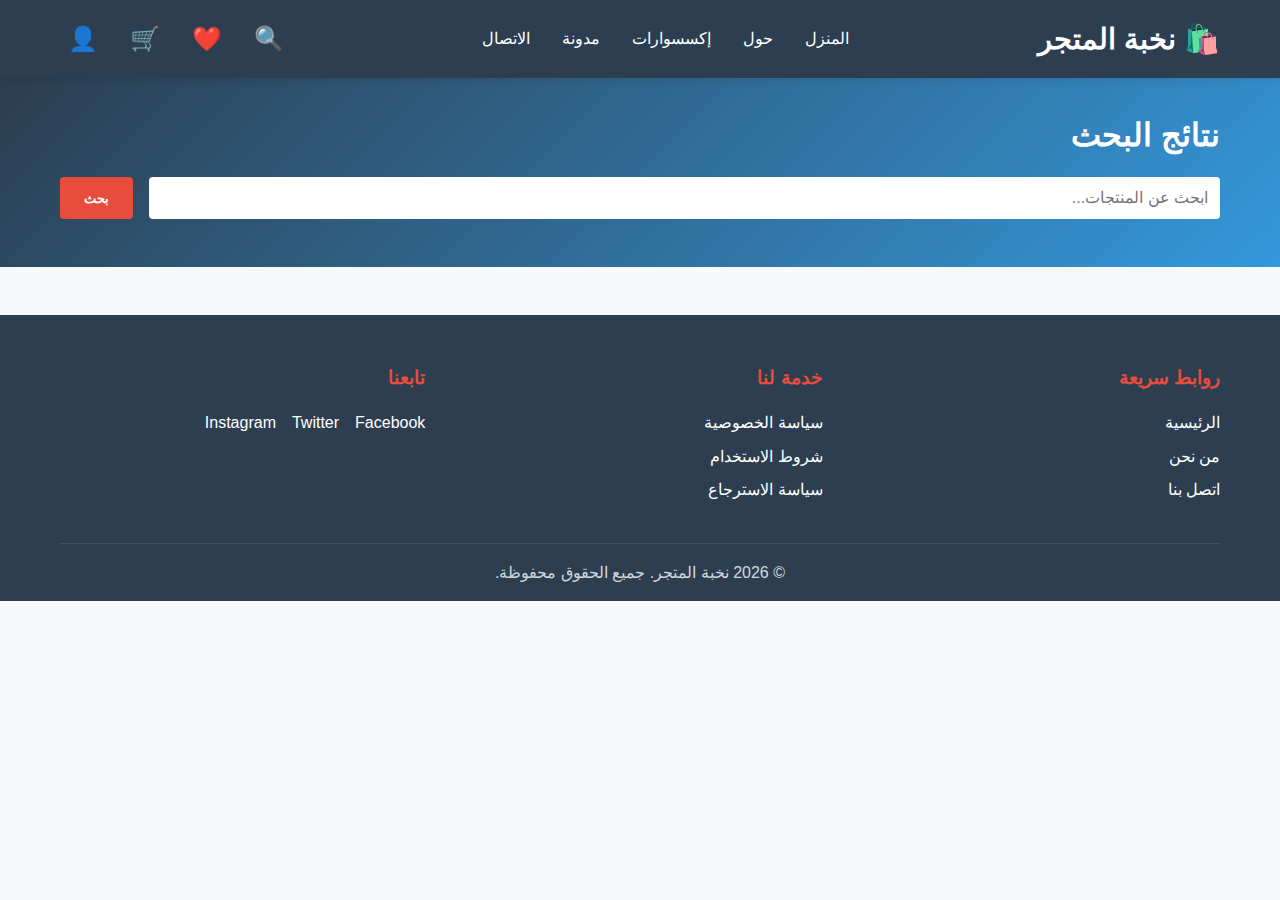
<file: search.html>
<!DOCTYPE html>
<html lang="ar" dir="rtl">
<head>
    <meta charset="UTF-8">
    <meta name="viewport" content="width=device-width, initial-scale=1.0">
    <title>البحث - نخبة المتجر</title>
    <link rel="stylesheet" href="styles.css">
    <style>
        .search-header {
            background: linear-gradient(135deg, #2c3e50 0%, #3498db 100%);
            color: white;
            padding: 2rem;
            margin-bottom: 2rem;
        }

        .search-header h1 {
            margin-bottom: 1rem;
        }

        .search-box {
            display: flex;
            gap: 1rem;
            margin-bottom: 1rem;
        }

        .search-box input {
            flex: 1;
            padding: 0.75rem;
            border: none;
            border-radius: 4px;
            font-size: 1rem;
        }

        .search-box button {
            padding: 0.75rem 1.5rem;
            background-color: #e74c3c;
            color: white;
            border: none;
            border-radius: 4px;
            cursor: pointer;
            font-weight: 600;
        }

        .search-results {
            margin-bottom: 3rem;
        }

        .results-info {
            color: #666;
            margin-bottom: 1rem;
            font-size: 0.95rem;
        }

        .no-results {
            text-align: center;
            padding: 3rem 2rem;
            background: #ecf0f1;
            border-radius: 8px;
            color: #666;
        }

        .no-results h2 {
            color: #2c3e50;
            margin-bottom: 1rem;
        }

        .products-grid {
            display: grid;
            grid-template-columns: repeat(auto-fill, minmax(200px, 1fr));
            gap: 2rem;
        }

        .product-card {
            background: white;
            border: 1px solid #bdc3c7;
            border-radius: 8px;
            padding: 1.5rem;
            text-align: center;
            transition: all 0.3s ease;
            box-shadow: 0 2px 8px rgba(0, 0, 0, 0.1);
        }

        .product-card:hover {
            transform: translateY(-5px);
            box-shadow: 0 4px 16px rgba(0, 0, 0, 0.15);
            border-color: #e74c3c;
        }

        .product-image {
            font-size: 3rem;
            margin-bottom: 1rem;
            height: 100px;
            display: flex;
            align-items: center;
            justify-content: center;
        }

        .product-card h3 {
            font-size: 1.1rem;
            margin-bottom: 0.5rem;
            color: #2c3e50;
        }

        .product-card .price {
            font-size: 1.3rem;
            font-weight: 700;
            color: #e74c3c;
            margin-bottom: 1rem;
        }

        .product-actions {
            display: flex;
            gap: 0.5rem;
        }

        .product-actions button {
            flex: 1;
            padding: 0.5rem;
            border: none;
            border-radius: 4px;
            cursor: pointer;
            font-weight: 600;
            font-size: 0.9rem;
        }

        .btn-add {
            background-color: #3498db;
            color: white;
        }

        .btn-add:hover {
            background-color: #2980b9;
        }

        .btn-fav {
            background-color: #e74c3c;
            color: white;
        }

        .btn-fav:hover {
            background-color: #c0392b;
        }
    </style>
</head>
<body>
    <!-- Navigation Bar -->
    <nav class="navbar">
        <div class="container">
            <div class="nav-wrapper">
                <div class="logo">
                    <h1>🛍️ نخبة المتجر</h1>
                </div>
                
                <ul class="nav-links">
                    <li><a href="index.html">المنزل</a></li>
                    <li><a href="about.html">حول</a></li>
                    <li><a href="accessories.html">إكسسوارات</a></li>
                    <li><a href="blog.html">مدونة</a></li>
                    <li><a href="contact.html">الاتصال</a></li>
                </ul>

                <div class="nav-icons">
                    <button class="icon-btn" id="searchBtn" title="بحث">🔍</button>
                    <button class="icon-btn" id="favBtn" title="المفضلة">❤️</button>
                    <button class="icon-btn" id="cartBtn" title="السلة">🛒</button>
                    <button class="icon-btn" id="loginBtn" title="تسجيل الدخول">👤</button>
                </div>

                <button class="menu-toggle" id="menuToggle">☰</button>
            </div>
        </div>
    </nav>

    <!-- Search Header -->
    <section class="search-header">
        <div class="container">
            <h1>نتائج البحث</h1>
            <div class="search-box">
                <input type="text" id="searchInput" placeholder="ابحث عن المنتجات...">
                <button id="searchSubmit">بحث</button>
            </div>
        </div>
    </section>

    <!-- Search Results -->
    <section class="container">
        <div class="search-results">
            <div class="results-info" id="resultsInfo"></div>
            <div id="resultsContainer"></div>
        </div>
    </section>

    <!-- Footer -->
    <footer class="footer">
        <div class="container">
            <div class="footer-content">
                <div class="footer-section">
                    <h3>روابط سريعة</h3>
                    <ul>
                        <li><a href="index.html">الرئيسية</a></li>
                        <li><a href="about.html">من نحن</a></li>
                        <li><a href="contact.html">اتصل بنا</a></li>
                    </ul>
                </div>
                <div class="footer-section">
                    <h3>خدمة لنا</h3>
                    <ul>
                        <li><a href="#">سياسة الخصوصية</a></li>
                        <li><a href="#">شروط الاستخدام</a></li>
                        <li><a href="#">سياسة الاسترجاع</a></li>
                    </ul>
                </div>
                <div class="footer-section">
                    <h3>تابعنا</h3>
                    <div class="social-links">
                        <a href="#">Facebook</a>
                        <a href="#">Twitter</a>
                        <a href="#">Instagram</a>
                    </div>
                </div>
            </div>
            <div class="footer-bottom">
                <p>&copy; 2026 نخبة المتجر. جميع الحقوق محفوظة.</p>
            </div>
        </div>
    </footer>

    <!-- Modals -->
    <div class="modal" id="cartModal">
        <div class="modal-content">
            <span class="close" onclick="closeModal('cartModal')">&times;</span>
            <h2>السلة</h2>
            <div id="cartItems"></div>
            <div class="cart-total">
                <h3>الإجمالي: <span id="cartTotal">0</span> ريال</h3>
            </div>
            <button class="btn btn-primary" onclick="checkout()">الدفع</button>
        </div>
    </div>

    <div class="modal" id="favModal">
        <div class="modal-content">
            <span class="close" onclick="closeModal('favModal')">&times;</span>
            <h2>المفضلة</h2>
            <div id="favItems"></div>
        </div>
    </div>

    <div class="modal" id="loginModal">
        <div class="modal-content">
            <span class="close" onclick="closeModal('loginModal')">&times;</span>
            <h2>تسجيل الدخول / التسجيل</h2>
            <div class="auth-tabs">
                <button class="tab-btn active" onclick="switchTab('login')">تسجيل الدخول</button>
                <button class="tab-btn" onclick="switchTab('register')">تسجيل جديد</button>
            </div>
            <div id="loginTab" class="tab-content active">
                <input type="email" placeholder="البريد الإلكتروني">
                <input type="password" placeholder="كلمة المرور">
                <button class="btn btn-primary" onclick="login()">دخول</button>
            </div>
            <div id="registerTab" class="tab-content">
                <input type="text" placeholder="الاسم الكامل">
                <input type="email" placeholder="البريد الإلكتروني">
                <input type="password" placeholder="كلمة المرور">
                <button class="btn btn-primary" onclick="register()">تسجيل</button>
            </div>
        </div>
    </div>

    <script src="script.js"></script>
    <script src="search.js"></script>
</body>
</html>
</file>
<file: styles.css>
/* Global Styles */
* {
    margin: 0;
    padding: 0;
    box-sizing: border-box;
}

:root {
    --primary-color: #2c3e50;
    --secondary-color: #e74c3c;
    --accent-color: #3498db;
    --light-bg: #ecf0f1;
    --dark-text: #2c3e50;
    --light-text: #ffffff;
    --border-color: #bdc3c7;
    --shadow: 0 2px 8px rgba(0, 0, 0, 0.1);
    --shadow-lg: 0 4px 16px rgba(0, 0, 0, 0.15);
}

body {
    font-family: 'Segoe UI', Tahoma, Geneva, Verdana, sans-serif;
    line-height: 1.6;
    color: var(--dark-text);
    background-color: #f8f9fa;
}

html {
    scroll-behavior: smooth;
}

.container {
    max-width: 1200px;
    margin: 0 auto;
    padding: 0 20px;
}

/* Navigation Bar */
.navbar {
    background-color: var(--primary-color);
    color: var(--light-text);
    padding: 1rem 0;
    position: sticky;
    top: 0;
    z-index: 1000;
    box-shadow: var(--shadow);
}

.nav-wrapper {
    display: flex;
    justify-content: space-between;
    align-items: center;
    flex-wrap: wrap;
    gap: 1rem;
}

.logo h1 {
    font-size: 1.8rem;
    font-weight: 700;
    margin: 0;
}

.nav-links {
    display: flex;
    list-style: none;
    gap: 2rem;
    flex: 1;
    justify-content: center;
}

.nav-links a {
    color: var(--light-text);
    text-decoration: none;
    font-weight: 500;
    transition: color 0.3s ease;
    padding: 0.5rem 0;
    border-bottom: 2px solid transparent;
}

.nav-links a:hover,
.nav-links a.active {
    color: var(--secondary-color);
    border-bottom-color: var(--secondary-color);
}

.nav-icons {
    display: flex;
    gap: 1rem;
}

.icon-btn {
    background: none;
    border: none;
    color: var(--light-text);
    font-size: 1.5rem;
    cursor: pointer;
    transition: transform 0.3s ease;
    padding: 0.5rem;
}

.icon-btn:hover {
    transform: scale(1.2);
}

.menu-toggle {
    display: none;
    background: none;
    border: none;
    color: var(--light-text);
    font-size: 1.5rem;
    cursor: pointer;
}

/* Search Container */
.search-container {
    background-color: var(--light-bg);
    padding: 1rem 0;
    border-bottom: 1px solid var(--border-color);
}

.search-container input {
    width: 70%;
    padding: 0.75rem;
    border: 1px solid var(--border-color);
    border-radius: 4px;
    font-size: 1rem;
}

.search-container button {
    padding: 0.75rem 1.5rem;
    margin-right: 1rem;
    background-color: var(--secondary-color);
    color: var(--light-text);
    border: none;
    border-radius: 4px;
    cursor: pointer;
    font-weight: 600;
    transition: background-color 0.3s ease;
}

.search-container button:hover {
    background-color: #c0392b;
}

/* Hero Section */
.hero {
    background: linear-gradient(135deg, var(--primary-color) 0%, var(--accent-color) 100%);
    color: var(--light-text);
    padding: 6rem 2rem;
    text-align: center;
    margin-bottom: 3rem;
}

.hero-content h2 {
    font-size: 3rem;
    margin-bottom: 1rem;
    font-weight: 700;
}

.hero-content p {
    font-size: 1.3rem;
    margin-bottom: 2rem;
    opacity: 0.9;
}

/* Buttons */
.btn {
    padding: 0.75rem 1.5rem;
    border: none;
    border-radius: 4px;
    cursor: pointer;
    font-weight: 600;
    transition: all 0.3s ease;
    font-size: 1rem;
}

.btn-primary {
    background-color: var(--secondary-color);
    color: var(--light-text);
}

.btn-primary:hover {
    background-color: #c0392b;
    transform: translateY(-2px);
    box-shadow: var(--shadow-lg);
}

.btn-small {
    padding: 0.5rem 1rem;
    font-size: 0.9rem;
}

/* Categories Section */
.categories {
    padding: 3rem 0;
    background-color: #ffffff;
    margin-bottom: 3rem;
}

.categories h2 {
    text-align: center;
    font-size: 2rem;
    margin-bottom: 2rem;
    color: var(--primary-color);
}

.categories-grid {
    display: grid;
    grid-template-columns: repeat(auto-fit, minmax(250px, 1fr));
    gap: 2rem;
}

.category-card {
    background: linear-gradient(135deg, #f5f7fa 0%, #c3cfe2 100%);
    padding: 2rem;
    border-radius: 8px;
    text-align: center;
    cursor: pointer;
    transition: all 0.3s ease;
    box-shadow: var(--shadow);
}

.category-card:hover {
    transform: translateY(-5px);
    box-shadow: var(--shadow-lg);
}

.category-icon {
    font-size: 3rem;
    margin-bottom: 1rem;
}

.category-card h3 {
    font-size: 1.3rem;
    margin-bottom: 0.5rem;
    color: var(--primary-color);
}

.category-card p {
    color: #555;
    font-size: 0.95rem;
}

/* Quick Links Section */
.quick-links {
    padding: 3rem 0;
    background-color: var(--light-bg);
    margin-bottom: 3rem;
}

.quick-links h2 {
    text-align: center;
    font-size: 2rem;
    margin-bottom: 2rem;
    color: var(--primary-color);
}

.links-grid {
    display: grid;
    grid-template-columns: repeat(auto-fit, minmax(250px, 1fr));
    gap: 2rem;
}

.link-card {
    background-color: #ffffff;
    padding: 2rem;
    border-radius: 8px;
    text-align: center;
    box-shadow: var(--shadow);
    transition: all 0.3s ease;
}

.link-card:hover {
    transform: translateY(-5px);
    box-shadow: var(--shadow-lg);
}

.link-card h3 {
    font-size: 1.2rem;
    margin-bottom: 0.5rem;
    color: var(--secondary-color);
}

.link-card p {
    color: #666;
    font-size: 0.95rem;
}

/* Featured Products */
.featured-products {
    padding: 3rem 0;
    background-color: #ffffff;
    margin-bottom: 3rem;
}

.featured-products h2 {
    text-align: center;
    font-size: 2rem;
    margin-bottom: 2rem;
    color: var(--primary-color);
}

.products-grid {
    display: grid;
    grid-template-columns: repeat(auto-fit, minmax(200px, 1fr));
    gap: 2rem;
}

.product-card {
    background-color: #ffffff;
    border: 1px solid var(--border-color);
    border-radius: 8px;
    padding: 1.5rem;
    text-align: center;
    transition: all 0.3s ease;
    box-shadow: var(--shadow);
}

.product-card:hover {
    transform: translateY(-5px);
    box-shadow: var(--shadow-lg);
    border-color: var(--secondary-color);
}

.product-image {
    font-size: 3rem;
    margin-bottom: 1rem;
    height: 100px;
    display: flex;
    align-items: center;
    justify-content: center;
}

.product-card h3 {
    font-size: 1.1rem;
    margin-bottom: 0.5rem;
    color: var(--primary-color);
}

.product-card .price {
    font-size: 1.3rem;
    font-weight: 700;
    color: var(--secondary-color);
    margin-bottom: 1rem;
}

/* Footer */
.footer {
    background-color: var(--primary-color);
    color: var(--light-text);
    padding: 3rem 0 1rem;
    margin-top: 3rem;
}

.footer-content {
    display: grid;
    grid-template-columns: repeat(auto-fit, minmax(250px, 1fr));
    gap: 2rem;
    margin-bottom: 2rem;
}

.footer-section h3 {
    font-size: 1.2rem;
    margin-bottom: 1rem;
    color: var(--secondary-color);
}

.footer-section ul {
    list-style: none;
}

.footer-section ul li {
    margin-bottom: 0.5rem;
}

.footer-section a {
    color: var(--light-text);
    text-decoration: none;
    transition: color 0.3s ease;
}

.footer-section a:hover {
    color: var(--secondary-color);
}

.social-links {
    display: flex;
    gap: 1rem;
    flex-wrap: wrap;
}

.footer-bottom {
    text-align: center;
    padding-top: 1rem;
    border-top: 1px solid rgba(255, 255, 255, 0.1);
    color: rgba(255, 255, 255, 0.8);
}

/* Modals */
.modal {
    display: none;
    position: fixed;
    z-index: 2000;
    left: 0;
    top: 0;
    width: 100%;
    height: 100%;
    background-color: rgba(0, 0, 0, 0.5);
    animation: fadeIn 0.3s ease;
}

@keyframes fadeIn {
    from { opacity: 0; }
    to { opacity: 1; }
}

.modal-content {
    background-color: var(--light-text);
    margin: 5% auto;
    padding: 2rem;
    border-radius: 8px;
    width: 90%;
    max-width: 500px;
    box-shadow: var(--shadow-lg);
    animation: slideIn 0.3s ease;
}

@keyframes slideIn {
    from {
        transform: translateY(-50px);
        opacity: 0;
    }
    to {
        transform: translateY(0);
        opacity: 1;
    }
}

.close {
    color: #aaa;
    float: left;
    font-size: 1.5rem;
    font-weight: bold;
    cursor: pointer;
    transition: color 0.3s ease;
}

.close:hover {
    color: var(--dark-text);
}

.modal h2 {
    margin-bottom: 1.5rem;
    color: var(--primary-color);
}

.modal input {
    width: 100%;
    padding: 0.75rem;
    margin-bottom: 1rem;
    border: 1px solid var(--border-color);
    border-radius: 4px;
    font-size: 1rem;
}

.auth-tabs {
    display: flex;
    gap: 1rem;
    margin-bottom: 1.5rem;
}

.tab-btn {
    flex: 1;
    padding: 0.75rem;
    border: 2px solid var(--border-color);
    background-color: transparent;
    color: var(--dark-text);
    cursor: pointer;
    border-radius: 4px;
    font-weight: 600;
    transition: all 0.3s ease;
}

.tab-btn.active {
    background-color: var(--secondary-color);
    color: var(--light-text);
    border-color: var(--secondary-color);
}

.tab-content {
    display: none;
}

.tab-content.active {
    display: block;
}

#cartItems,
#favItems {
    min-height: 100px;
    margin-bottom: 1rem;
    max-height: 300px;
    overflow-y: auto;
}

.cart-item,
.fav-item {
    display: flex;
    justify-content: space-between;
    align-items: center;
    padding: 0.75rem;
    border-bottom: 1px solid var(--border-color);
    margin-bottom: 0.5rem;
}

.cart-item button,
.fav-item button {
    background-color: var(--secondary-color);
    color: var(--light-text);
    border: none;
    padding: 0.5rem 1rem;
    border-radius: 4px;
    cursor: pointer;
    font-size: 0.9rem;
}

.cart-total {
    background-color: var(--light-bg);
    padding: 1rem;
    border-radius: 4px;
    margin-bottom: 1rem;
    text-align: right;
}

/* Responsive Design */
@media (max-width: 768px) {
    .nav-links {
        display: none;
        position: absolute;
        top: 60px;
        right: 0;
        left: 0;
        flex-direction: column;
        background-color: var(--primary-color);
        padding: 1rem;
        gap: 0.5rem;
    }

    .nav-links.active {
        display: flex;
    }

    .menu-toggle {
        display: block;
    }

    .hero-content h2 {
        font-size: 2rem;
    }

    .hero-content p {
        font-size: 1rem;
    }

    .categories-grid,
    .links-grid,
    .products-grid {
        grid-template-columns: 1fr;
    }

    .search-container input {
        width: 100%;
        margin-bottom: 0.5rem;
    }

    .search-container button {
        width: 100%;
        margin: 0;
    }

    .modal-content {
        width: 95%;
        margin: 20% auto;
    }
}

@media (max-width: 480px) {
    .hero-content h2 {
        font-size: 1.5rem;
    }

    .categories h2,
    .quick-links h2,
    .featured-products h2 {
        font-size: 1.5rem;
    }

    .nav-icons {
        gap: 0.5rem;
    }

    .icon-btn {
        font-size: 1.2rem;
    }
}
</file>
